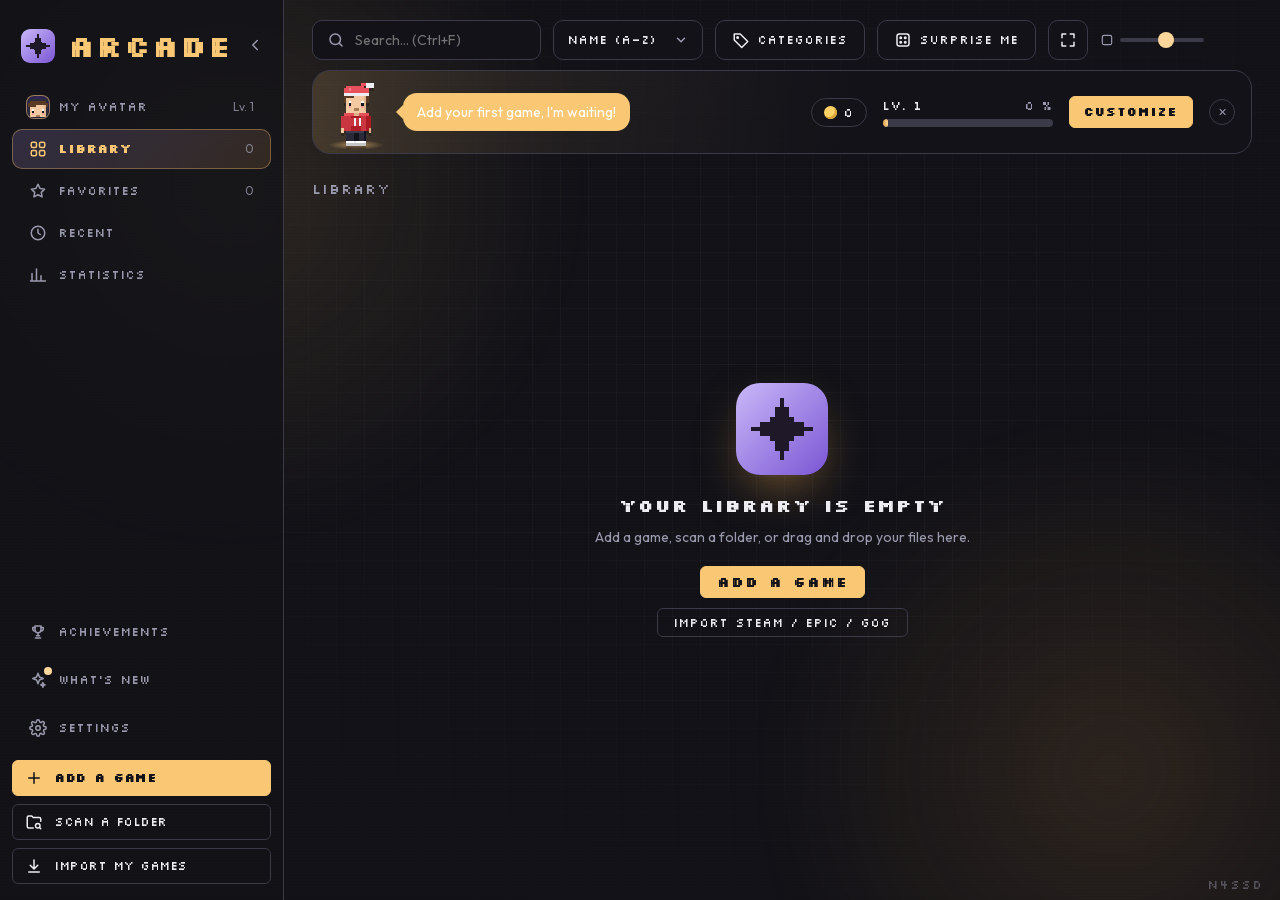
<file: ui/index.html>
<!DOCTYPE html>
<html lang="fr">
<head>
  <meta charset="UTF-8" />
  <meta http-equiv="Content-Security-Policy" content="default-src 'self'; img-src 'self' data: blob:; connect-src 'self' ipc: http://ipc.localhost; style-src 'self' 'unsafe-inline'; script-src 'self'" />
  <meta name="viewport" content="width=device-width, initial-scale=1" />
  <title>&#x2800;</title>
  <meta name="theme-color" content="#121218" />
  <link rel="preload" href="fonts/silkscreen-700.woff2" as="font" type="font/woff2" crossorigin />
  <link rel="preload" href="fonts/silkscreen-400.woff2" as="font" type="font/woff2" crossorigin />
  <link rel="preload" href="fonts/outfit-400.woff2" as="font" type="font/woff2" crossorigin />
  <link rel="preload" href="fonts/outfit-600.woff2" as="font" type="font/woff2" crossorigin />
  <link rel="icon" type="image/png" sizes="38x38" href="icon-38.png" />
  <link rel="icon" type="image/png" sizes="76x76" href="icon-76.png" />
  <link rel="icon" type="image/png" sizes="152x152" href="icon-152.png" />
  <link rel="icon" type="image/png" sizes="304x304" href="icon-304.png" />
  <style>html,body{background:#121218}</style>
  <link rel="stylesheet" href="styles.css" />
</head>
<body class="preload booting">
  <svg width="0" height="0" style="position:absolute" aria-hidden="true" focusable="false"><defs><linearGradient id="arc-g" x1="0" y1="0" x2="1" y2="1"><stop offset="0" style="stop-color:var(--logo-a,#c9b8f8)"/><stop offset="1" style="stop-color:var(--logo-b,#7b56d4)"/></linearGradient><symbol id="arc-logo" viewBox="0 0 19 19"><rect width="19" height="19" rx="4.2" fill="url(#arc-g)" stroke="none"/><path fill="var(--logo-ink,#1e1828)" stroke="none" shape-rendering="crispEdges" d="M9 3h1v1h-1zM9 4h1v1h-1zM8 5h3v1h-3zM8 6h3v1h-3zM7 7h5v1h-5zM5 8h9v1h-9zM3 9h13v1h-13zM5 10h9v1h-9zM7 11h5v1h-5zM8 12h3v1h-3zM8 13h3v1h-3zM9 14h1v1h-1zM9 15h1v1h-1z"/></symbol></defs></svg>
  <div id="bgfx" aria-hidden="true"><i class="bg-glow g1"></i><i class="bg-glow g2"></i><i class="bg-grid"></i><i class="bg-scan"></i></div>
  <div id="sig" aria-hidden="true">N4ssD</div>
  <div class="splash" id="splash" aria-hidden="true">
    <div class="splash-glow"></div>
    <div class="splash-grid"></div>
    <span class="px" style="--x:158px;--y:226px;--s:6px;--d:0.32s"></span>
    <span class="px" style="--x:-213px;--y:-189px;--s:6px;--d:0.26s"></span>
    <span class="px" style="--x:227px;--y:-121px;--s:6px;--d:1.08s"></span>
    <span class="px" style="--x:-264px;--y:-117px;--s:6px;--d:1.12s"></span>
    <span class="px" style="--x:132px;--y:-71px;--s:6px;--d:0.66s"></span>
    <span class="px" style="--x:-258px;--y:-206px;--s:8px;--d:1.1s"></span>
    <span class="px" style="--x:-146px;--y:-155px;--s:6px;--d:1.08s"></span>
    <span class="px" style="--x:-264px;--y:-218px;--s:6px;--d:0.99s"></span>
    <span class="px" style="--x:318px;--y:179px;--s:10px;--d:0.78s"></span>
    <span class="px" style="--x:-323px;--y:-122px;--s:6px;--d:1.12s"></span>
    <span class="px" style="--x:207px;--y:133px;--s:6px;--d:0.39s"></span>
    <span class="px" style="--x:162px;--y:98px;--s:10px;--d:0.87s"></span>
    <span class="px" style="--x:-315px;--y:147px;--s:8px;--d:1.15s"></span>
    <span class="px" style="--x:137px;--y:-129px;--s:10px;--d:1.32s"></span>
    <div class="splash-center">
      <div class="splash-logo-wrap">
        <div class="splash-logo"><svg viewBox="0 0 19 19"><use href="#arc-logo"/></svg></div>
      </div>
      <div class="splash-word"><span style="--i:0">A</span><span style="--i:1">R</span><span style="--i:2">C</span><span style="--i:3">A</span><span style="--i:4">D</span><span style="--i:5">E</span></div>
      <div class="splash-tag">Ta bibliothèque de jeux</div>
      <div class="splash-bar"><i style="--i:0"></i><i style="--i:1"></i><i style="--i:2"></i><i style="--i:3"></i><i style="--i:4"></i><i style="--i:5"></i><i style="--i:6"></i><i style="--i:7"></i><i style="--i:8"></i><i style="--i:9"></i><i style="--i:10"></i><i style="--i:11"></i></div>
      <div class="splash-status" id="splash-status">Chargement…</div>
    </div>
    <div class="splash-hint">Appuie sur une touche pour passer</div>
  </div>
  <div class="titlebar"><span class="titlebar-title">Arcade</span></div>

  <div class="app">
    <div id="ambient" aria-hidden="true"><i></i><i></i></div>
    <div id="ambient-cap" aria-hidden="true"></div>
    <aside class="sidebar">
      <div class="brand">
        <button class="brand-btn" id="btn-brand" data-snd="none" title="Agrandir le menu" aria-label="Agrandir le menu">
          <svg viewBox="0 0 19 19" class="brand-logo" aria-hidden="true"><use href="#arc-logo"/></svg>
        </button>
        <span class="brand-name">ARCADE</span>
        <button class="side-toggle" id="btn-collapse" data-snd="none" title="Réduire le menu (Ctrl+B)" aria-label="Réduire le menu">
          <svg viewBox="0 0 24 24"><path d="M15 6l-6 6 6 6"/></svg>
        </button>
      </div>

      <nav class="nav" id="nav">
        <button class="nav-item av-nav" id="btn-avatar" data-snd="nav" title="Mon avatar" hidden>
          <i class="av-ic"></i>
          <span>Mon avatar</span><em id="av-lv"></em>
        </button>
        <button class="nav-item active" data-view="all" title="Bibliothèque">
          <svg viewBox="0 0 24 24"><rect x="3" y="3" width="7" height="7" rx="2"/><rect x="14" y="3" width="7" height="7" rx="2"/><rect x="3" y="14" width="7" height="7" rx="2"/><rect x="14" y="14" width="7" height="7" rx="2"/></svg>
          <span>Bibliothèque</span><em id="count-all">0</em>
        </button>
        <button class="nav-item" data-view="fav" title="Favoris">
          <svg viewBox="0 0 24 24"><path d="M12 3l2.7 5.6 6.1.9-4.4 4.3 1 6.1L12 17l-5.4 2.9 1-6.1L3.2 9.5l6.1-.9z"/></svg>
          <span>Favoris</span><em id="count-fav">0</em>
        </button>
        <button class="nav-item" data-view="recent" title="Récents">
          <svg viewBox="0 0 24 24"><circle cx="12" cy="12" r="9"/><path d="M12 7v5l3 2"/></svg>
          <span>Récents</span>
        </button>
        <button class="nav-item" data-view="stats" title="Statistiques">
          <svg viewBox="0 0 24 24"><path d="M4 20V10M10 20V4M16 20v-7M22 20H2"/></svg>
          <span>Statistiques</span>
        </button>
      </nav>

      <div class="side-title" id="cat-title" hidden>Catégories</div>
      <nav class="nav cats" id="cats"></nav>

      <div class="side-bottom">
        <button class="nav-item" id="btn-ach" data-snd="nav" title="Succès">
          <svg viewBox="0 0 24 24"><path d="M8 4h8v5a4 4 0 0 1-8 0z"/><path d="M8 6H5v1.5A3 3 0 0 0 8 10.5M16 6h3v1.5A3 3 0 0 1 16 10.5M12 13v4M8.5 20h7M10 17h4"/></svg>
          <span>Succès</span><em class="ach-count" id="ach-count"></em>
        </button>
        <button class="nav-item" id="btn-news" data-snd="nav" title="Nouveautés">
          <svg viewBox="0 0 24 24"><path d="M12 3l1.9 5.1L19 10l-5.1 1.9L12 17l-1.9-5.1L5 10l5.1-1.9z"/><path d="M18.5 15.5l.8 2.2 2.2.8-2.2.8-.8 2.2-.8-2.2-2.2-.8 2.2-.8z"/></svg>
          <span>Nouveautés</span><i class="news-dot" id="news-dot" hidden></i>
        </button>
        <button class="nav-item" id="btn-settings" data-view="settings" data-snd="nav" title="Paramètres">
          <svg viewBox="0 0 24 24"><circle cx="12" cy="12" r="3"/><path d="M19.4 15a1.7 1.7 0 0 0 .3 1.8l.1.1a2 2 0 1 1-2.8 2.8l-.1-.1a1.7 1.7 0 0 0-1.8-.3 1.7 1.7 0 0 0-1 1.5V21a2 2 0 1 1-4 0v-.1a1.7 1.7 0 0 0-1.1-1.5 1.7 1.7 0 0 0-1.8.3l-.1.1a2 2 0 1 1-2.8-2.8l.1-.1a1.7 1.7 0 0 0 .3-1.8 1.7 1.7 0 0 0-1.5-1H3a2 2 0 1 1 0-4h.1a1.7 1.7 0 0 0 1.5-1.1 1.7 1.7 0 0 0-.3-1.8l-.1-.1a2 2 0 1 1 2.8-2.8l.1.1a1.7 1.7 0 0 0 1.8.3H9a1.7 1.7 0 0 0 1-1.5V3a2 2 0 1 1 4 0v.1a1.7 1.7 0 0 0 1 1.5 1.7 1.7 0 0 0 1.8-.3l.1-.1a2 2 0 1 1 2.8 2.8l-.1.1a1.7 1.7 0 0 0-.3 1.8V9a1.7 1.7 0 0 0 1.5 1H21a2 2 0 1 1 0 4h-.1a1.7 1.7 0 0 0-1.5 1z"/></svg>
          <span>Paramètres</span>
        </button>
        <button class="btn primary block" id="btn-add" title="Ajouter un jeu (Ctrl+N)">
          <svg viewBox="0 0 24 24"><path d="M12 5v14M5 12h14"/></svg><span>Ajouter un jeu</span>
        </button>
        <button class="btn ghost block" id="btn-scan" title="Scanner un dossier">
          <svg viewBox="0 0 24 24"><path d="M11 20H5a2 2 0 0 1-2-2V6a2 2 0 0 1 2-2h4l2 2h8a2 2 0 0 1 2 2v3"/><circle cx="17" cy="17" r="3"/><path d="M21 21l-1.6-1.6"/></svg><span>Scanner un dossier</span>
        </button>
        <button class="btn ghost block" id="btn-import" title="Importer les jeux installés depuis Steam, Epic Games et GOG">
          <svg viewBox="0 0 24 24"><path d="M12 4v11M7 11l5 5 5-5M5 20h14"/></svg><span>Importer mes jeux</span>
        </button>
        <div class="perf-chip" id="perf-chip" hidden><i class="pc-dot"></i><span id="perf-chip-t"></span></div>
      </div>
    </aside>

    <main class="main">
      <header class="toolbar">
        <div class="search">
          <svg viewBox="0 0 24 24"><circle cx="11" cy="11" r="7"/><path d="M20 20l-3.5-3.5"/></svg>
          <input id="search" type="search" placeholder="Rechercher… (Ctrl+F)" autocomplete="off" />
        </div>
        <select id="sort" title="Trier par">
          <option value="name">Nom (A–Z)</option>
          <option value="recent">Dernier lancé</option>
          <option value="playtime">Temps de jeu</option>
          <option value="added">Ajouté récemment</option>
        </select>
        <button class="btn ghost" id="btn-cats" title="Créer et gérer les catégories (Jeux, Logiciels…)">
          <svg viewBox="0 0 24 24"><path d="M3 12V4h8l10 10-8 8z"/><circle cx="7.5" cy="8.5" r="1"/></svg><span>Catégories</span>
        </button>
        <button class="btn ghost" id="btn-lucky" title="Laisse le hasard choisir ton prochain jeu">
          <svg viewBox="0 0 24 24"><rect x="4" y="4" width="16" height="16" rx="3"/><circle cx="9" cy="9" r="1"/><circle cx="15" cy="9" r="1"/><circle cx="9" cy="15" r="1"/><circle cx="15" cy="15" r="1"/></svg><span>Surprends-moi</span>
        </button>
        <button class="btn ghost icon-only" id="btn-full" title="Plein écran (F11)" data-snd="none">
          <svg viewBox="0 0 24 24"><path d="M4 9V4h5M20 9V4h-5M4 15v5h5M20 15v5h-5"/></svg>
        </button>
        <label class="size" title="Taille des vignettes">
          <svg viewBox="0 0 24 24"><rect x="4" y="4" width="16" height="16" rx="3"/></svg>
          <input id="size" type="range" min="140" max="320" step="20" />
          <span id="size-val" class="size-val"></span>
        </label>
      </header>

      <aside class="av-strip" id="av-panel" hidden></aside>

      <div class="chips" id="chips" hidden></div>

      <h1 class="view-title" id="view-title">Bibliothèque</h1>
      <section class="grid" id="grid"></section>

      <section class="settings" id="settings" hidden></section>
      <section class="stats" id="stats" hidden></section>

      <div class="empty" id="empty" hidden>
        <svg viewBox="0 0 19 19" class="empty-logo" aria-hidden="true"><use href="#arc-logo"/></svg>
        <h2 id="empty-title">Ta bibliothèque est vide</h2>
        <p id="empty-text">Ajoute un jeu, scanne un dossier, ou glisse-dépose tes fichiers ici.</p>
        <button class="btn primary" id="btn-add-empty">Ajouter un jeu</button>
        <button class="btn" id="btn-import-empty">Importer Steam / Epic / GOG</button>
      </div>
    </main>
  </div>

  <div class="dropzone" id="dropzone"><div>Dépose tes raccourcis (.lnk, .url) ici</div></div>
  <div class="toasts" id="toasts"></div>
  <div class="ctx" id="ctx" hidden></div>
  <div class="modal-root" id="modal-root" hidden></div>

  <script src="i18n.js"></script>
  <script src="sounds.js"></script>
  <script src="music.js"></script>
  <script src="bridge.js"></script>
  <script src="avatar.js"></script>
  <script src="app-core.js"></script>
  <script src="app-library.js"></script>
  <script src="app-views.js"></script>
  <script src="app-achievements.js"></script>
  <script src="app-avatar.js"></script>
  <script src="app-news.js"></script>
  <script src="app-categories.js"></script>
  <script src="app-import.js"></script>
  <script src="app-settings.js"></script>
  <script src="app-xmas.js"></script>
  <script src="app-main.js"></script>
</body>
</html>
</file>
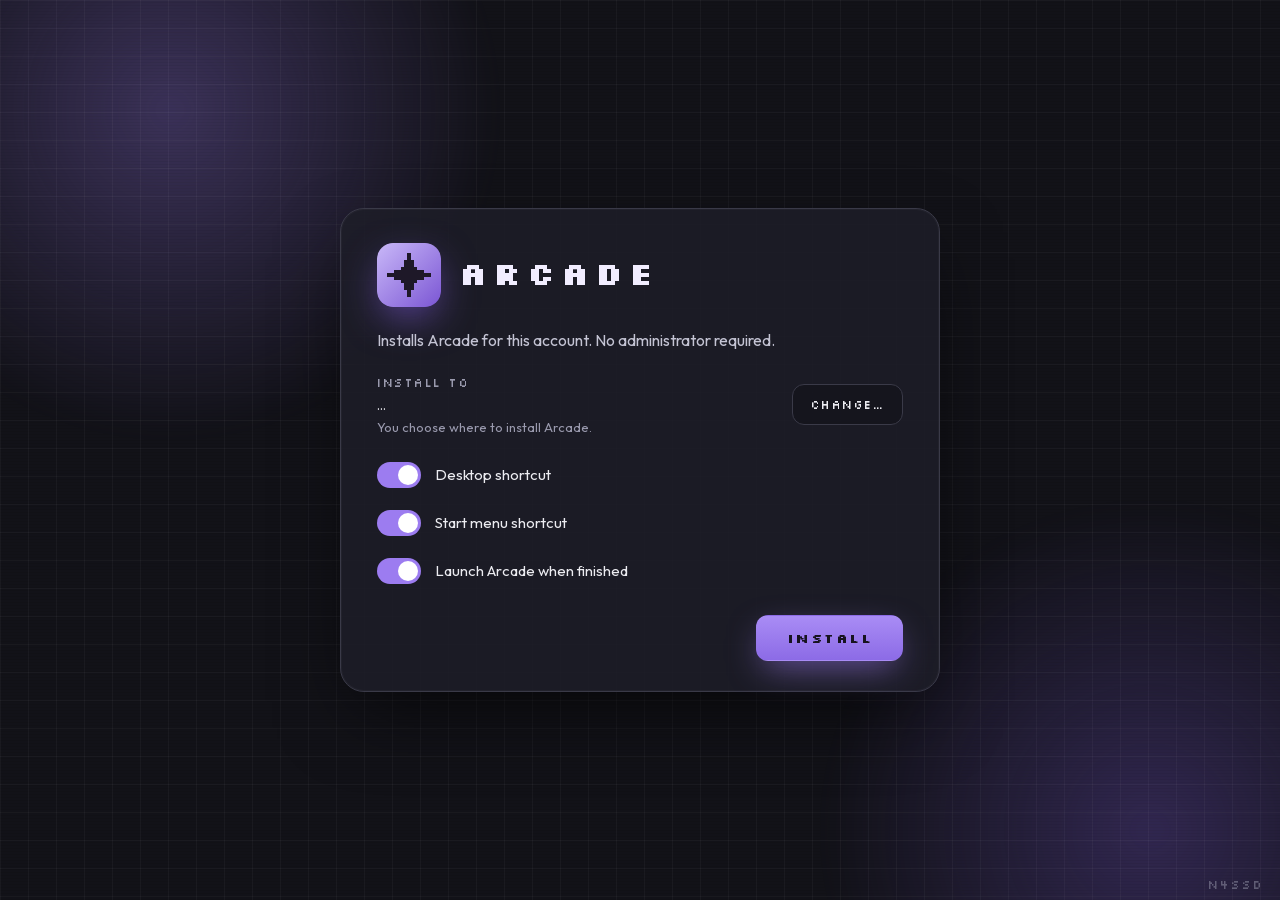
<file: ui/setup.html>
<!doctype html>
<html lang="fr">
<head>
<style>html,body{background:#121218}</style>
<meta charset="utf-8">
<meta name="viewport" content="width=device-width, initial-scale=1">
<title>Installation d'Arcade</title>
<style>
@font-face { font-family: "Silkscreen"; font-weight: 400; src: url("fonts/silkscreen-400.woff2") format("woff2"); font-display: block; }
@font-face { font-family: "Silkscreen"; font-weight: 700; src: url("fonts/silkscreen-700.woff2") format("woff2"); font-display: block; }
@font-face { font-family: "Outfit"; font-weight: 400; src: url("fonts/outfit-400.woff2") format("woff2"); font-display: block; }
@font-face { font-family: "Outfit"; font-weight: 600; src: url("fonts/outfit-600.woff2") format("woff2"); font-display: block; }
:root { --bg:#121218; --card:#1E1E28; --text:#ECECF1; --muted:#9A9AAE; --line:#3A3A48; --accent:#9C7CF0; --accent-2:#BBA3FF; --accent-3:#7A59D3; --ok:#5DD39E; --ease:cubic-bezier(.2,.8,.2,1); }
* { box-sizing: border-box; }
html, body { height: 100%; margin: 0; }
body { background: var(--bg); color: var(--text); font-family: "Outfit", system-ui, sans-serif; font-size: 15px; overflow: hidden; display: grid; place-items: center; user-select: none; cursor: default; }
.px-font { font-family: "Silkscreen", monospace; text-transform: uppercase; letter-spacing: 1.5px; }
/* fond */
.bg { position: fixed; inset: 0; overflow: hidden; pointer-events: none; }
.glow { position: absolute; width: 700px; height: 700px; border-radius: 50%; filter: blur(10px); }
.glow.a { left: -180px; top: -240px; background: radial-gradient(circle, rgba(156,124,240,.30), transparent 66%); animation: d1 24s ease-in-out infinite alternate; }
.glow.b { right: -220px; bottom: -280px; background: radial-gradient(circle, rgba(122,89,211,.30), transparent 66%); animation: d2 30s ease-in-out infinite alternate; }
@keyframes d1 { to { transform: translate(160px, 110px) scale(1.1); } }
@keyframes d2 { to { transform: translate(-180px, -100px) scale(1.1); } }
.grid { position: absolute; inset: 0; background-image: linear-gradient(rgba(255,255,255,.035) 1px, transparent 1px), linear-gradient(90deg, rgba(255,255,255,.035) 1px, transparent 1px); background-size: 28px 28px; animation: g 40s linear infinite; }
@keyframes g { to { background-position: 28px 56px; } }
.scan { position: absolute; inset: 0; background: repeating-linear-gradient(0deg, rgba(0,0,0,.14) 0 1px, transparent 1px 3px); opacity: .35; mix-blend-mode: multiply; }
.p { position: absolute; background: #C9B8F8; opacity: 0; animation: blink 1.3s steps(2, end) var(--d) infinite; }
@keyframes blink { 0% { opacity: 0; } 50% { opacity: .9; } 100% { opacity: 0; } }
/* carte */
.card { position: relative; width: min(600px, calc(100vw - 48px)); padding: 34px 36px 30px; border-radius: 24px; background: rgba(30,30,40,.86); border: 1px solid var(--line); box-shadow: 0 30px 80px -20px rgba(0,0,0,.7), 0 0 0 1px rgba(255,255,255,.03) inset;  animation: cin .25s var(--ease) both; }
@keyframes cin { from { opacity: 0; transform: translateY(16px) scale(.985); } }
.head { display: flex; align-items: center; gap: 18px; }
.logo { width: 64px; height: 64px; border-radius: 16px; flex: none; box-shadow: 0 14px 40px -8px rgba(122,89,211,.8); }
h1 { margin: 0; font-family: "Silkscreen", monospace; font-weight: 700; font-size: 32px; letter-spacing: 6px; line-height: 1.1; color: #F1EDFF; text-transform: uppercase; }
.ver { font-family: "Silkscreen", monospace; font-size: 12px; letter-spacing: 1.5px; color: var(--muted); margin-top: 6px; text-transform: uppercase; }
.lead { margin: 22px 0 22px; color: #C4C4D4; font-size: 16px; line-height: 1.45; }
.label { font-family: "Silkscreen", monospace; font-size: 12px; letter-spacing: 1.5px; color: var(--muted); text-transform: uppercase; }
.where { display: flex; align-items: center; gap: 14px; margin-bottom: 18px; }
.where .t { flex: 1; min-width: 0; }
.path { margin-top: 6px; font-size: 14px; color: var(--text); overflow-wrap: anywhere; user-select: text; line-height: 1.35; }
.hint { margin-top: 4px; font-size: 13px; color: var(--muted); }
.btn { font-family: "Silkscreen", monospace; text-transform: uppercase; letter-spacing: 1.5px; font-size: 12px; font-weight: 400; color: var(--text); background: rgba(18,18,24,.6); border: 1px solid var(--line); border-radius: 12px; padding: 12px 18px; cursor: pointer; transition: transform .12s var(--ease), background .15s, border-color .15s; white-space: nowrap; }
.btn:hover { background: rgba(156,124,240,.16); border-color: rgba(156,124,240,.6); }
.btn:active { transform: scale(.95); }
.btn.primary { background: linear-gradient(180deg, #A98CF5, #8C6BE6); border-color: transparent; color: #17131f; font-weight: 700; padding: 14px 30px; font-size: 13px; box-shadow: 0 12px 34px -8px rgba(156,124,240,.65); }
.btn.primary:hover { filter: brightness(1.08); }
.btn[disabled] { opacity: .5; pointer-events: none; }
.opts { display: flex; flex-direction: column; gap: 4px; margin-bottom: 22px; }
.opt { display: flex; align-items: center; gap: 14px; padding: 9px 0; cursor: pointer; }
.opt span { font-size: 15px; }
.sw { position: relative; width: 44px; height: 26px; flex: none; }
.sw input { position: absolute; inset: 0; opacity: 0; margin: 0; cursor: pointer; z-index: 1; }
.sw i { position: absolute; inset: 0; border-radius: 99px; background: #3A3A48; transition: background .2s; }
.sw i::after { content: ""; position: absolute; left: 3px; top: 3px; width: 20px; height: 20px; border-radius: 50%; background: #fff; transition: transform .22s var(--ease); }
.sw input:checked + i { background: var(--accent); }
.sw input:checked + i::after { transform: translateX(18px); }
.sw input:focus-visible + i { outline: 2px solid var(--accent-2); outline-offset: 2px; }
.foot { display: flex; justify-content: flex-end; align-items: center; gap: 12px; }
[hidden] { display: none !important; }
.view { display: none; }
.view.on { display: block; animation: cin .2s var(--ease) both; }
/* progression */
.bar { height: 10px; border-radius: 4px; background: rgba(255,255,255,.08); overflow: hidden; margin: 26px 0 14px; }
.bar i { display: block; height: 100%; width: 0; background: linear-gradient(90deg, #BBA3FF, #7A59D3); box-shadow: 0 0 16px rgba(156,124,240,.9); transition: width .45s steps(12, end); }
.status { color: var(--muted); font-size: 14px; min-height: 20px; }
.done { text-align: center; padding: 6px 0 2px; }
.done .ok { width: 72px; height: 72px; border-radius: 20px; margin: 4px auto 16px; display: grid; place-items: center; background: rgba(93,211,158,.14); border: 1px solid rgba(93,211,158,.5); color: var(--ok); animation: pop .5s cubic-bezier(.34,1.56,.64,1) both; }
.done .ok svg { width: 36px; height: 36px; fill: none; stroke: currentColor; stroke-width: 2.4; stroke-linecap: round; stroke-linejoin: round; }
@keyframes pop { from { opacity: 0; transform: scale(.3); } }
.done h2 { font-family: "Silkscreen", monospace; font-weight: 700; font-size: 20px; letter-spacing: 3px; margin: 0 0 8px; text-transform: uppercase; }
.done p { margin: 0 0 22px; color: #C4C4D4; }
.err { color: #FF7A8A; margin: 0 0 18px; font-size: 14px; }
#sig { position: fixed; right: 16px; bottom: 8px; font-family: "Silkscreen", monospace; font-size: 12px; letter-spacing: 2px; color: var(--muted); opacity: .5; pointer-events: none; }
@media (prefers-reduced-motion: reduce) { * { animation: none !important; transition: none !important; } .p { opacity: .3; } }
</style>
</head>
<body>
<svg width="0" height="0" style="position:absolute" aria-hidden="true"><defs><linearGradient id="g" x1="0" y1="0" x2="1" y2="1"><stop offset="0" stop-color="#C9B8F8"/><stop offset="1" stop-color="#7B56D4"/></linearGradient><symbol id="logo" viewBox="0 0 19 19"><rect width="19" height="19" rx="4.2" fill="url(#g)"/><path fill="#1E1828" shape-rendering="crispEdges" d="M9 3h1v1h-1zM9 4h1v1h-1zM8 5h3v1h-3zM8 6h3v1h-3zM7 7h5v1h-5zM5 8h9v1h-9zM3 9h13v1h-13zM5 10h9v1h-9zM7 11h5v1h-5zM8 12h3v1h-3zM8 13h3v1h-3zM9 14h1v1h-1zM9 15h1v1h-1z"/></symbol></defs></svg>
<div class="bg" id="bg"><i class="glow a"></i><i class="glow b"></i><i class="grid"></i><i class="scan"></i></div>

<main class="card">
  <div class="head">
    <svg class="logo" viewBox="0 0 19 19"><use href="#logo"/></svg>
    <div><h1>Arcade</h1><div class="ver" id="ver"></div></div>
  </div>

  <section class="view on" id="v-ask">
    <p class="lead" id="lead">Installe Arcade pour ce compte. Aucun administrateur requis.</p>
    <div class="where">
      <div class="t"><div class="label" id="where-l">Installer dans</div><div class="path" id="path">…</div><div class="hint" id="hint">C'est toi qui choisis où installer Arcade.</div></div>
      <button class="btn" id="b-browse" type="button">Modifier…</button>
    </div>
    <div class="opts">
      <label class="opt"><span class="sw"><input type="checkbox" id="o-desk" checked><i></i></span><span>Raccourci sur le Bureau</span></label>
      <label class="opt"><span class="sw"><input type="checkbox" id="o-start" checked><i></i></span><span>Raccourci dans le menu Démarrer</span></label>
      <label class="opt"><span class="sw"><input type="checkbox" id="o-run" checked><i></i></span><span>Lancer Arcade à la fin</span></label>
    </div>
    <div class="foot"><button class="btn primary" id="b-go" type="button">Installer</button></div>
  </section>

  <section class="view" id="v-prog">
    <p class="lead" id="prog-t">Installation en cours…</p>
    <div class="bar"><i id="bar"></i></div>
    <div class="status" id="status">Préparation…</div>
    <p class="err" id="err" hidden></p>
    <div class="foot" id="err-foot" hidden><button class="btn" id="b-back" type="button">Retour</button><button class="btn primary" id="b-retry" type="button">Réessayer</button></div>
  </section>

  <section class="view" id="v-done">
    <div class="done">
      <div class="ok"><svg viewBox="0 0 24 24"><path d="M5 12.5l4.5 4.5L19 7.5"/></svg></div>
      <h2 id="done-t">Arcade est installé</h2>
      <p id="done-p">Tout est prêt. Bon jeu !</p>
      <button class="btn primary" id="b-end" type="button">Lancer Arcade</button>
    </div>
  </section>
</main>
<div id="sig">N4ssD</div>

<script src="i18n.js"></script>
<script>
(function () {
  const $ = (id) => document.getElementById(id);
  const api = (p, body) => window.__TAURI__.core.invoke('setup', { name: p, body: body || {} });
  const show = (id) => document.querySelectorAll('.view').forEach((v) => v.classList.toggle('on', v.id === id));
  let info = {}, working = false;

  // petits pixels qui scintillent (comme dans Arcade)
  const bg = $('bg');
  for (let i = 0; i < 30; i++) {
    const p = document.createElement('i'); p.className = 'p';
    const s = [6, 6, 6, 8, 10][Math.floor(Math.random() * 5)];
    p.style.cssText = `left:${(Math.random() * 98).toFixed(1)}%;top:${(Math.random() * 96).toFixed(1)}%;width:${s}px;height:${s}px;--d:${(Math.random() * 2.6).toFixed(2)}s`;
    bg.appendChild(p);
  }


  api('info').then((i) => {
    info = i;
    if (i.auto) { const r = $('o-run'); if (r) r.checked = true; setTimeout(() => { if (!working) run(); }, 350); }
    $('ver').textContent = 'Version ' + i.version;
    $('path').textContent = i.dir;
    if (i.mode === 'update') {
      $('lead').textContent = 'Une nouvelle version d\'Arcade est prête' + (i.oldVersion ? ' (' + i.oldVersion + ' → ' + i.version + ')' : '') + '. Ta bibliothèque et tes réglages sont conservés.';
      $('where-l').textContent = 'Installé dans';
      $('b-browse').hidden = true; $('hint').hidden = true;
      $('b-go').textContent = 'Mettre à jour';
      $('prog-t').textContent = 'Mise à jour en cours…';
      $('done-t').textContent = 'Arcade est à jour';
    }
  });

  $('b-browse').onclick = async () => {
    const r = await api('browse'); if (r.dir) $('path').textContent = r.dir;
  };

  const steps = ['Copie des fichiers…', 'Création des raccourcis…', 'Finalisation…'];
  async function run() {
    if (working) return; working = true;
    show('v-prog'); $('err').hidden = true; $('err-foot').hidden = true;
    const bar = $('bar'); bar.style.width = '6%'; $('status').textContent = steps[0];
    let k = 0; const t = setInterval(() => { k = Math.min(k + 1, steps.length - 1); $('status').textContent = steps[k]; bar.style.width = (6 + (k + 1) * 28) + '%'; }, 150);
    const t0 = Date.now();
    let r;
    try { r = await api('install', { desktop: $('o-desk').checked, start: $('o-start').checked }); } catch (e) { r = { ok: false, error: 'L\'installeur ne répond plus.' }; }
    const wait = Math.max(0, 350 - (Date.now() - t0));
    await new Promise((res) => setTimeout(res, wait));
    clearInterval(t); working = false;
    if (!r.ok) { $('status').textContent = ''; $('err').textContent = r.error || 'Erreur inconnue.'; $('err').hidden = false; $('err-foot').hidden = false; bar.style.width = '0'; return; }
    bar.style.width = '100%';
    await new Promise((res) => setTimeout(res, 150));
    const run = $('o-run').checked;
    $('b-end').textContent = run ? 'Lancer Arcade' : 'Fermer';
    $('done-p').textContent = run ? 'Tout est prêt. Bon jeu !' : 'Tu peux le retrouver avec son raccourci.';
    show('v-done');
    if (info.auto || run) setTimeout(() => { const b = $('b-end'); if (b && !b.disabled) b.click(); }, info.auto ? 400 : 900);
  }
  $('b-go').onclick = run;
  $('b-retry').onclick = run;
  $('b-back').onclick = () => show('v-ask');
  $('b-end').onclick = async () => { $('b-end').disabled = true; try { await api('finish', { launch: $('o-run').checked }); } catch (e) {} };
  document.addEventListener('keydown', (e) => { if (e.key === 'Enter' && $('v-ask').classList.contains('on')) run(); });
})();
</script>
</body>
</html>
</file>
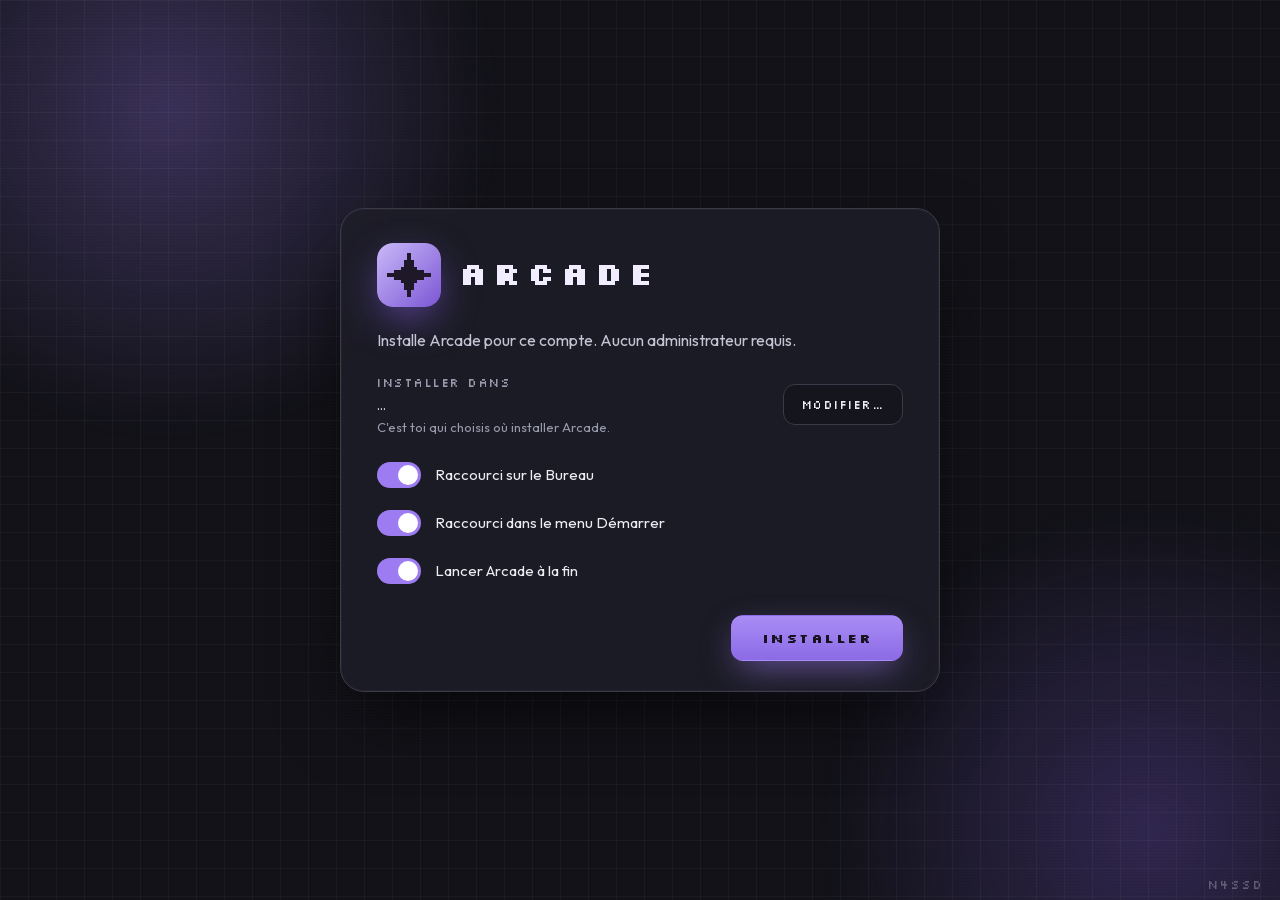
<file: app/ui/setup.html>
<!doctype html>
<html lang="fr">
<head>
<meta charset="utf-8">
<meta name="viewport" content="width=device-width, initial-scale=1">
<title>Installation d'Arcade</title>
<style>
@font-face { font-family: "Silkscreen"; font-weight: 400; src: url("fonts/silkscreen-400.woff2") format("woff2"); font-display: block; }
@font-face { font-family: "Silkscreen"; font-weight: 700; src: url("fonts/silkscreen-700.woff2") format("woff2"); font-display: block; }
@font-face { font-family: "Outfit"; font-weight: 400; src: url("fonts/outfit-400.woff2") format("woff2"); font-display: block; }
@font-face { font-family: "Outfit"; font-weight: 600; src: url("fonts/outfit-600.woff2") format("woff2"); font-display: block; }
:root { --bg:#121218; --card:#1E1E28; --text:#ECECF1; --muted:#9A9AAE; --line:#3A3A48; --accent:#9C7CF0; --accent-2:#BBA3FF; --accent-3:#7A59D3; --ok:#5DD39E; --ease:cubic-bezier(.2,.8,.2,1); }
* { box-sizing: border-box; }
html, body { height: 100%; margin: 0; }
body { background: var(--bg); color: var(--text); font-family: "Outfit", system-ui, sans-serif; font-size: 15px; overflow: hidden; display: grid; place-items: center; user-select: none; cursor: default; }
.px-font { font-family: "Silkscreen", monospace; text-transform: uppercase; letter-spacing: 1.5px; }
/* fond */
.bg { position: fixed; inset: 0; overflow: hidden; pointer-events: none; }
.glow { position: absolute; width: 700px; height: 700px; border-radius: 50%; filter: blur(10px); }
.glow.a { left: -180px; top: -240px; background: radial-gradient(circle, rgba(156,124,240,.30), transparent 66%); animation: d1 24s ease-in-out infinite alternate; }
.glow.b { right: -220px; bottom: -280px; background: radial-gradient(circle, rgba(122,89,211,.30), transparent 66%); animation: d2 30s ease-in-out infinite alternate; }
@keyframes d1 { to { transform: translate(160px, 110px) scale(1.1); } }
@keyframes d2 { to { transform: translate(-180px, -100px) scale(1.1); } }
.grid { position: absolute; inset: 0; background-image: linear-gradient(rgba(255,255,255,.035) 1px, transparent 1px), linear-gradient(90deg, rgba(255,255,255,.035) 1px, transparent 1px); background-size: 28px 28px; animation: g 40s linear infinite; }
@keyframes g { to { background-position: 28px 56px; } }
.scan { position: absolute; inset: 0; background: repeating-linear-gradient(0deg, rgba(0,0,0,.14) 0 1px, transparent 1px 3px); opacity: .35; mix-blend-mode: multiply; }
.p { position: absolute; background: #C9B8F8; opacity: 0; animation: blink 1.3s steps(2, end) var(--d) infinite; }
@keyframes blink { 0% { opacity: 0; } 50% { opacity: .9; } 100% { opacity: 0; } }
/* carte */
.card { position: relative; width: min(600px, calc(100vw - 48px)); padding: 34px 36px 30px; border-radius: 24px; background: rgba(30,30,40,.86); border: 1px solid var(--line); box-shadow: 0 30px 80px -20px rgba(0,0,0,.7), 0 0 0 1px rgba(255,255,255,.03) inset; backdrop-filter: blur(14px); animation: cin .6s var(--ease) both; }
@keyframes cin { from { opacity: 0; transform: translateY(16px) scale(.985); } }
.head { display: flex; align-items: center; gap: 18px; }
.logo { width: 64px; height: 64px; border-radius: 16px; flex: none; box-shadow: 0 14px 40px -8px rgba(122,89,211,.8); }
h1 { margin: 0; font-family: "Silkscreen", monospace; font-weight: 700; font-size: 32px; letter-spacing: 6px; line-height: 1.1; color: #F1EDFF; text-transform: uppercase; }
.ver { font-family: "Silkscreen", monospace; font-size: 12px; letter-spacing: 1.5px; color: var(--muted); margin-top: 6px; text-transform: uppercase; }
.lead { margin: 22px 0 22px; color: #C4C4D4; font-size: 16px; line-height: 1.45; }
.label { font-family: "Silkscreen", monospace; font-size: 12px; letter-spacing: 1.5px; color: var(--muted); text-transform: uppercase; }
.where { display: flex; align-items: center; gap: 14px; margin-bottom: 18px; }
.where .t { flex: 1; min-width: 0; }
.path { margin-top: 6px; font-size: 14px; color: var(--text); overflow-wrap: anywhere; user-select: text; line-height: 1.35; }
.hint { margin-top: 4px; font-size: 13px; color: var(--muted); }
.btn { font-family: "Silkscreen", monospace; text-transform: uppercase; letter-spacing: 1.5px; font-size: 12px; font-weight: 400; color: var(--text); background: rgba(18,18,24,.6); border: 1px solid var(--line); border-radius: 12px; padding: 12px 18px; cursor: pointer; transition: transform .12s var(--ease), background .15s, border-color .15s; white-space: nowrap; }
.btn:hover { background: rgba(156,124,240,.16); border-color: rgba(156,124,240,.6); }
.btn:active { transform: scale(.95); }
.btn.primary { background: linear-gradient(180deg, #A98CF5, #8C6BE6); border-color: transparent; color: #17131f; font-weight: 700; padding: 14px 30px; font-size: 13px; box-shadow: 0 12px 34px -8px rgba(156,124,240,.65); }
.btn.primary:hover { filter: brightness(1.08); }
.btn[disabled] { opacity: .5; pointer-events: none; }
.opts { display: flex; flex-direction: column; gap: 4px; margin-bottom: 22px; }
.opt { display: flex; align-items: center; gap: 14px; padding: 9px 0; cursor: pointer; }
.opt span { font-size: 15px; }
.sw { position: relative; width: 44px; height: 26px; flex: none; }
.sw input { position: absolute; inset: 0; opacity: 0; margin: 0; cursor: pointer; z-index: 1; }
.sw i { position: absolute; inset: 0; border-radius: 99px; background: #3A3A48; transition: background .2s; }
.sw i::after { content: ""; position: absolute; left: 3px; top: 3px; width: 20px; height: 20px; border-radius: 50%; background: #fff; transition: transform .22s var(--ease); }
.sw input:checked + i { background: var(--accent); }
.sw input:checked + i::after { transform: translateX(18px); }
.sw input:focus-visible + i { outline: 2px solid var(--accent-2); outline-offset: 2px; }
.foot { display: flex; justify-content: flex-end; align-items: center; gap: 12px; }
[hidden] { display: none !important; }
.view { display: none; }
.view.on { display: block; animation: cin .45s var(--ease) both; }
/* progression */
.bar { height: 10px; border-radius: 4px; background: rgba(255,255,255,.08); overflow: hidden; margin: 26px 0 14px; }
.bar i { display: block; height: 100%; width: 0; background: linear-gradient(90deg, #BBA3FF, #7A59D3); box-shadow: 0 0 16px rgba(156,124,240,.9); transition: width .45s steps(12, end); }
.status { color: var(--muted); font-size: 14px; min-height: 20px; }
.done { text-align: center; padding: 6px 0 2px; }
.done .ok { width: 72px; height: 72px; border-radius: 20px; margin: 4px auto 16px; display: grid; place-items: center; background: rgba(93,211,158,.14); border: 1px solid rgba(93,211,158,.5); color: var(--ok); animation: pop .5s cubic-bezier(.34,1.56,.64,1) both; }
.done .ok svg { width: 36px; height: 36px; fill: none; stroke: currentColor; stroke-width: 2.4; stroke-linecap: round; stroke-linejoin: round; }
@keyframes pop { from { opacity: 0; transform: scale(.3); } }
.done h2 { font-family: "Silkscreen", monospace; font-weight: 700; font-size: 20px; letter-spacing: 3px; margin: 0 0 8px; text-transform: uppercase; }
.done p { margin: 0 0 22px; color: #C4C4D4; }
.err { color: #FF7A8A; margin: 0 0 18px; font-size: 14px; }
#sig { position: fixed; right: 16px; bottom: 8px; font-family: "Silkscreen", monospace; font-size: 12px; letter-spacing: 2px; color: var(--muted); opacity: .5; pointer-events: none; }
@media (prefers-reduced-motion: reduce) { * { animation: none !important; transition: none !important; } .p { opacity: .3; } }
</style>
</head>
<body>
<svg width="0" height="0" style="position:absolute" aria-hidden="true"><defs><linearGradient id="g" x1="0" y1="0" x2="1" y2="1"><stop offset="0" stop-color="#C9B8F8"/><stop offset="1" stop-color="#7B56D4"/></linearGradient><symbol id="logo" viewBox="0 0 19 19"><rect width="19" height="19" rx="4.2" fill="url(#g)"/><path fill="#1E1828" shape-rendering="crispEdges" d="M9 3h1v1h-1zM9 4h1v1h-1zM8 5h3v1h-3zM8 6h3v1h-3zM7 7h5v1h-5zM5 8h9v1h-9zM3 9h13v1h-13zM5 10h9v1h-9zM7 11h5v1h-5zM8 12h3v1h-3zM8 13h3v1h-3zM9 14h1v1h-1zM9 15h1v1h-1z"/></symbol></defs></svg>
<div class="bg" id="bg"><i class="glow a"></i><i class="glow b"></i><i class="grid"></i><i class="scan"></i></div>

<main class="card">
  <div class="head">
    <svg class="logo" viewBox="0 0 19 19"><use href="#logo"/></svg>
    <div><h1>Arcade</h1><div class="ver" id="ver"></div></div>
  </div>

  <section class="view on" id="v-ask">
    <p class="lead" id="lead">Installe Arcade pour ce compte. Aucun administrateur requis.</p>
    <div class="where">
      <div class="t"><div class="label" id="where-l">Installer dans</div><div class="path" id="path">…</div><div class="hint" id="hint">C'est toi qui choisis où installer Arcade.</div></div>
      <button class="btn" id="b-browse" type="button">Modifier…</button>
    </div>
    <div class="opts">
      <label class="opt"><span class="sw"><input type="checkbox" id="o-desk" checked><i></i></span><span>Raccourci sur le Bureau</span></label>
      <label class="opt"><span class="sw"><input type="checkbox" id="o-start" checked><i></i></span><span>Raccourci dans le menu Démarrer</span></label>
      <label class="opt"><span class="sw"><input type="checkbox" id="o-run" checked><i></i></span><span>Lancer Arcade à la fin</span></label>
    </div>
    <div class="foot"><button class="btn primary" id="b-go" type="button">Installer</button></div>
  </section>

  <section class="view" id="v-prog">
    <p class="lead" id="prog-t">Installation en cours…</p>
    <div class="bar"><i id="bar"></i></div>
    <div class="status" id="status">Préparation…</div>
    <p class="err" id="err" hidden></p>
    <div class="foot" id="err-foot" hidden><button class="btn" id="b-back" type="button">Retour</button><button class="btn primary" id="b-retry" type="button">Réessayer</button></div>
  </section>

  <section class="view" id="v-done">
    <div class="done">
      <div class="ok"><svg viewBox="0 0 24 24"><path d="M5 12.5l4.5 4.5L19 7.5"/></svg></div>
      <h2 id="done-t">Arcade est installé</h2>
      <p id="done-p">Tout est prêt. Bon jeu !</p>
      <button class="btn primary" id="b-end" type="button">Lancer Arcade</button>
    </div>
  </section>
</main>
<div id="sig">N4ssD</div>

<script>
(function () {
  const $ = (id) => document.getElementById(id);
  const api = (p, body) => window.__TAURI__.core.invoke('setup', { name: p, body: body || {} });
  const show = (id) => document.querySelectorAll('.view').forEach((v) => v.classList.toggle('on', v.id === id));
  let info = {}, working = false;

  // petits pixels qui scintillent (comme dans Arcade)
  const bg = $('bg');
  for (let i = 0; i < 30; i++) {
    const p = document.createElement('i'); p.className = 'p';
    const s = [6, 6, 6, 8, 10][Math.floor(Math.random() * 5)];
    p.style.cssText = `left:${(Math.random() * 98).toFixed(1)}%;top:${(Math.random() * 96).toFixed(1)}%;width:${s}px;height:${s}px;--d:${(Math.random() * 2.6).toFixed(2)}s`;
    bg.appendChild(p);
  }


  api('info').then((i) => {
    info = i;
    $('ver').textContent = 'Version ' + i.version;
    $('path').textContent = i.dir;
    if (i.mode === 'update') {
      $('lead').textContent = 'Une nouvelle version d\'Arcade est prête' + (i.oldVersion ? ' (' + i.oldVersion + ' → ' + i.version + ')' : '') + '. Ta bibliothèque et tes réglages sont conservés.';
      $('where-l').textContent = 'Installé dans';
      $('b-browse').hidden = true; $('hint').hidden = true;
      $('b-go').textContent = 'Mettre à jour';
      $('prog-t').textContent = 'Mise à jour en cours…';
      $('done-t').textContent = 'Arcade est à jour';
    }
  });

  $('b-browse').onclick = async () => {
    const r = await api('browse'); if (r.dir) $('path').textContent = r.dir;
  };

  const steps = ['Copie des fichiers…', 'Création des raccourcis…', 'Finalisation…'];
  async function run() {
    if (working) return; working = true;
    show('v-prog'); $('err').hidden = true; $('err-foot').hidden = true;
    const bar = $('bar'); bar.style.width = '6%'; $('status').textContent = steps[0];
    let k = 0; const t = setInterval(() => { k = Math.min(k + 1, steps.length - 1); $('status').textContent = steps[k]; bar.style.width = (6 + (k + 1) * 28) + '%'; }, 650);
    const t0 = Date.now();
    let r;
    try { r = await api('install', { desktop: $('o-desk').checked, start: $('o-start').checked }); } catch (e) { r = { ok: false, error: 'L\'installeur ne répond plus.' }; }
    const wait = Math.max(0, 1900 - (Date.now() - t0));
    await new Promise((res) => setTimeout(res, wait));
    clearInterval(t); working = false;
    if (!r.ok) { $('status').textContent = ''; $('err').textContent = r.error || 'Erreur inconnue.'; $('err').hidden = false; $('err-foot').hidden = false; bar.style.width = '0'; return; }
    bar.style.width = '100%';
    await new Promise((res) => setTimeout(res, 450));
    const run = $('o-run').checked;
    $('b-end').textContent = run ? 'Lancer Arcade' : 'Fermer';
    $('done-p').textContent = run ? 'Tout est prêt. Bon jeu !' : 'Tu peux le retrouver avec son raccourci.';
    show('v-done');
  }
  $('b-go').onclick = run;
  $('b-retry').onclick = run;
  $('b-back').onclick = () => show('v-ask');
  $('b-end').onclick = async () => { $('b-end').disabled = true; try { await api('finish', { launch: $('o-run').checked }); } catch (e) {} };
  document.addEventListener('keydown', (e) => { if (e.key === 'Enter' && $('v-ask').classList.contains('on')) run(); });
})();
</script>
</body>
</html>
</file>
<file: ui/styles.css>
/* Polices embarquées (licence OFL) : l'application fonctionne hors ligne */
@font-face { font-family: "Silkscreen"; font-weight: 400; font-style: normal; font-display: block; src: url("fonts/silkscreen-400.woff2") format("woff2"); }
@font-face { font-family: "Silkscreen"; font-weight: 700; font-style: normal; font-display: block; src: url("fonts/silkscreen-700.woff2") format("woff2"); }
@font-face { font-family: "Outfit"; font-weight: 400; font-style: normal; font-display: block; src: url("fonts/outfit-400.woff2") format("woff2"); }
@font-face { font-family: "Outfit"; font-weight: 600; font-style: normal; font-display: block; src: url("fonts/outfit-600.woff2") format("woff2"); }

:root {
  --bg: #121218;
  --panel: #121218;
  --card: #1E1E28;
  --line: #3A3A48;
  --text: #ECECF1;
  --muted: #9A9AAE;
  --accent: #FAC775;
  --accent-2: #FFD79A;
  --accent-3: #E3A24A;
  --on-accent: #121218;
  --strong: #ffffff;
  --text-2: #D4D4DE;
  --hover: #1E1E28;
  --raise: #272733;
  --raise2: #30303E;
  --raise3: #3A3A48;
  --sunk: #0D0D12;
  --bg-rgb: 18, 18, 24;
  --card-rgb: 30, 30, 40;
  --font-px: "Silkscreen", monospace;
  --font-ui: "Outfit", "Segoe UI", sans-serif;
  --fg-rgb: 255, 255, 255;
  color-scheme: dark;
  --danger: #ff6b7a;
  --ok: #58d68d;
  --radius: 16px;
  --card-w: 200px;
}

* { box-sizing: border-box; margin: 0; padding: 0; }
html, body { height: 100%; }
body {
  background: var(--bg);
  color: var(--text);
  font-family: var(--font-ui);
  font-weight: 400;
  font-size: 14px;
  overflow: hidden;
  user-select: none;
}
button, input, select { font: inherit; color: inherit; }
button { cursor: pointer; border: 0; background: none; }
svg { width: 18px; height: 18px; fill: none; stroke: currentColor; stroke-width: 2; stroke-linecap: round; stroke-linejoin: round; flex: none; }

/* Barre de titre (les boutons Windows sont dessinés par le système) */
.titlebar { position: fixed; inset: 0 0 auto 0; height: 40px; -webkit-app-region: drag; z-index: 50; display: flex; align-items: center; padding-left: 16px; }
.titlebar-title { display: none; }

.app { display: flex; height: 100vh; padding-top: 40px; }

/* ---------- Sidebar ---------- */
.sidebar { width: 240px; flex: none; background: var(--panel); border-right: 1px solid var(--line); display: flex; flex-direction: column; padding: 8px 14px 16px; }
.brand { display: flex; align-items: center; gap: 12px; padding: 6px 8px 20px; }
.brand-logo { width: 36px; height: 36px; border-radius: 10px; }
.brand-name { font-size: 20px; font-weight: 700; letter-spacing: .4px; }

.nav { display: flex; flex-direction: column; gap: 2px; }
.nav-item { display: flex; align-items: center; gap: 12px; padding: 10px 12px; border-radius: 10px; color: var(--muted); text-align: left; transition: background .15s, color .15s; }
.nav-item span { flex: 1; overflow: hidden; text-overflow: ellipsis; white-space: nowrap; }
.nav-item em { font-style: normal; font-size: 12px; color: var(--muted); }
.nav-item:hover { background: var(--hover); color: var(--text); }
.nav-item.active { background: linear-gradient(135deg, rgba(187,163,255,.18), color-mix(in srgb, var(--accent-3) 14%, transparent)); color: var(--strong); box-shadow: inset 0 0 0 1px color-mix(in srgb, var(--accent) 35%, transparent); }
.nav-item.active svg { color: var(--accent-2); }
.side-title { margin: 22px 12px 8px; font-size: 11px; text-transform: uppercase; letter-spacing: 1.2px; color: var(--muted); }
.cats { overflow-y: auto; min-height: 0; }
.side-bottom { margin-top: auto; display: flex; flex-direction: column; gap: 8px; padding-top: 14px; }

/* ---------- Boutons ---------- */
.btn { display: inline-flex; align-items: center; justify-content: center; gap: 8px; padding: 10px 16px; border-radius: 10px; font-weight: 600; transition: transform .12s, filter .15s, background .15s; }
.btn.block { width: 100%; }
.btn:active { transform: scale(.98); }
.btn.primary { background: var(--accent); color: var(--on-accent); }
.btn.primary:hover { filter: brightness(1.08); }
.btn.ghost { background: var(--hover); color: var(--text); }
.btn.ghost:hover { background: var(--raise); }
.btn.danger { background: rgba(255,107,122,.12); color: var(--danger); }
.btn.danger:hover { background: rgba(255,107,122,.22); }
.btn:disabled { opacity: .5; cursor: default; }

/* ---------- Zone principale ---------- */
.main { flex: 1; min-width: 0; display: flex; flex-direction: column; padding: 0 28px; position: relative; overflow: hidden; }
.toolbar { display: flex; align-items: center; gap: 12px; padding: 6px 0 4px; }
.search { flex: 1; max-width: 460px; display: flex; align-items: center; gap: 10px; background: var(--panel); border: 1px solid var(--line); border-radius: 12px; padding: 0 14px; transition: border-color .15s, box-shadow .15s; }
.search:focus-within { border-color: var(--accent); box-shadow: 0 0 0 3px color-mix(in srgb, var(--accent) 18%, transparent); }
.search svg { color: var(--muted); }
.search input { flex: 1; background: none; border: 0; outline: 0; padding: 11px 0; user-select: text; }
select, input[type="text"], input[type="search"] { color-scheme: dark; }
select { background: var(--panel); border: 1px solid var(--line); border-radius: 12px; padding: 10px 12px; outline: 0; cursor: pointer; }
select:focus { border-color: var(--accent); }
.size { display: flex; align-items: center; gap: 8px; color: var(--muted); margin-left: auto; }
.size svg { width: 14px; height: 14px; }
input[type="range"] { -webkit-appearance: none; appearance: none; width: 120px; height: 4px; border-radius: 4px; background: var(--line); outline: 0; }
input[type="range"]::-webkit-slider-thumb { -webkit-appearance: none; width: 16px; height: 16px; border-radius: 50%; background: var(--accent-2); border: 0; }

.view-title { font-size: 26px; font-weight: 700; margin: 22px 0 16px; letter-spacing: .2px; }

.grid { flex: 1; overflow-y: auto; display: grid; grid-template-columns: repeat(auto-fill, minmax(var(--card-w), 1fr)); gap: 20px; align-content: start; grid-auto-rows: max-content; padding: 4px 6px 40px 2px; margin-right: -10px; }
.grid::-webkit-scrollbar, .cats::-webkit-scrollbar, .modal-body::-webkit-scrollbar { width: 10px; }
.grid::-webkit-scrollbar-thumb, .cats::-webkit-scrollbar-thumb, .modal-body::-webkit-scrollbar-thumb { background: var(--raise2); border-radius: 10px; border: 2px solid var(--bg); }

/* ---------- Cartes ---------- */
.card { position: relative; background: var(--card); border: 1px solid var(--line); border-radius: var(--radius); overflow: hidden; cursor: pointer; transition: transform .18s ease, box-shadow .18s ease, border-color .18s; animation: pop .25s ease both; }
.card:hover { transform: translateY(-4px); border-color: color-mix(in srgb, var(--accent) 55%, transparent); box-shadow: 0 14px 34px -12px color-mix(in srgb, var(--accent-3) 55%, transparent); }
.card:focus-visible { outline: 2px solid var(--accent); outline-offset: 2px; }
@keyframes pop { from { opacity: 0; transform: translateY(8px) scale(.98); } to { opacity: 1; transform: none; } }

.cover { aspect-ratio: 3 / 4; position: relative; display: grid; place-items: center; background-size: cover; background-position: center; overflow: hidden; }
.cover .letter { font-size: calc(var(--card-w) * .42); font-weight: 800; color: rgba(255,255,255,.88); text-shadow: 0 6px 30px rgba(0,0,0,.35); line-height: 1; }
.cover::after { content: ""; position: absolute; inset: 0; background: linear-gradient(180deg, rgba(0,0,0,0) 55%, rgba(8,8,12,.72)); pointer-events: none; }

.play { position: absolute; z-index: 2; left: 50%; top: 50%; width: 58px; height: 58px; margin: -29px 0 0 -29px; border-radius: 50%; background: var(--accent); color: var(--on-accent); display: grid; place-items: center; opacity: 0; transform: scale(.7); transition: opacity .18s, transform .18s; box-shadow: 0 10px 30px color-mix(in srgb, var(--accent-3) 60%, transparent); }
.play svg { width: 24px; height: 24px; fill: currentColor; stroke: none; margin-left: 3px; }
.card:hover .play, .card:focus-visible .play { opacity: 1; transform: scale(1); }
.play:hover { filter: brightness(1.1); }

.fav, .more { position: absolute; z-index: 3; top: 10px; width: 32px; height: 32px; border-radius: 10px; display: grid; place-items: center; background: rgba(var(--bg-rgb),.6); backdrop-filter: blur(6px); color: var(--strong); opacity: 0; transition: opacity .15s, background .15s; }
.fav { left: 10px; }
.more { right: 10px; }
.card:hover .fav, .card:hover .more, .fav.on { opacity: 1; }
.fav:hover, .more:hover { background: rgba(var(--bg-rgb),.85); }
.fav.on { color: #ffd166; }
.fav.on svg { fill: currentColor; }

.badge { position: absolute; z-index: 3; left: 10px; bottom: 10px; display: inline-flex; align-items: center; gap: 6px; font-size: 11px; font-weight: 600; padding: 4px 9px; border-radius: 99px; background: rgba(88,214,141,.2); color: var(--ok); backdrop-filter: blur(6px); }
.badge i { width: 6px; height: 6px; border-radius: 50%; background: var(--ok); animation: blink 1.4s infinite; }
.badge.warn { background: rgba(255,107,122,.2); color: var(--danger); }
@keyframes blink { 50% { opacity: .3; } }

.info { padding: 12px 14px 14px; }
.name { font-weight: 650; white-space: nowrap; overflow: hidden; text-overflow: ellipsis; }
.meta { margin-top: 3px; color: var(--muted); font-size: 12px; white-space: nowrap; overflow: hidden; text-overflow: ellipsis; }

/* ---------- Écran vide ---------- */
.empty { position: absolute; inset: 120px 0 0 0; display: flex; flex-direction: column; align-items: center; justify-content: center; text-align: center; gap: 10px; }
.empty[hidden] { display: none; }
.empty .empty-logo, .empty img { width: 92px; height: 92px; border-radius: 24px; margin-bottom: 8px; box-shadow: 0 20px 50px -15px color-mix(in srgb, var(--accent-3) 60%, transparent); }
.empty h2 { font-size: 22px; }
.empty p { color: var(--muted); max-width: 380px; margin-bottom: 10px; }

/* ---------- Drag & drop ---------- */
.dropzone { position: fixed; inset: 0; z-index: 90; display: none; place-items: center; background: rgba(var(--bg-rgb),.82); backdrop-filter: blur(8px); }
.dropzone.show { display: grid; }
.dropzone div { padding: 50px 80px; border: 2px dashed var(--accent); border-radius: 28px; font-size: 22px; font-weight: 700; color: var(--accent-2); }

/* ---------- Toasts ---------- */
.toasts { position: fixed; right: 20px; bottom: 20px; z-index: 120; display: flex; flex-direction: column; gap: 10px; }
.toast { background: var(--hover); border: 1px solid var(--line); border-left: 3px solid var(--accent); padding: 12px 16px; border-radius: 12px; box-shadow: 0 12px 30px rgba(0,0,0,.45); animation: pop .2s ease both; max-width: 340px; }
.toast.error { border-left-color: var(--danger); }
.toast.ok { border-left-color: var(--ok); }

/* ---------- Menu contextuel ---------- */
.ctx { position: fixed; z-index: 110; min-width: 190px; background: var(--hover); border: 1px solid var(--line); border-radius: 12px; padding: 6px; box-shadow: 0 18px 40px rgba(0,0,0,.55); }
.ctx[hidden] { display: none; }
.ctx button { display: flex; align-items: center; gap: 10px; width: 100%; padding: 9px 12px; border-radius: 8px; text-align: left; }
.ctx button:hover { background: var(--raise2); }
.ctx button.danger { color: var(--danger); }
.ctx hr { border: 0; border-top: 1px solid var(--line); margin: 5px 0; }

/* ---------- Modales ---------- */
.modal-root { position: fixed; inset: 0; z-index: 100; display: grid; place-items: center; background: rgba(5,5,8,.66); backdrop-filter: blur(6px); animation: fade .15s ease; }
.modal-root[hidden] { display: none; }
@keyframes fade { from { opacity: 0; } }
.modal { width: min(560px, 92vw); max-height: 86vh; display: flex; flex-direction: column; background: var(--panel); border: 1px solid var(--line); border-radius: 20px; box-shadow: 0 30px 80px rgba(0,0,0,.6); animation: pop .2s ease both; }
.modal h3 { padding: 22px 24px 4px; font-size: 19px; }
.modal-sub { padding: 0 24px; color: var(--muted); font-size: 13px; }
.modal-body { padding: 18px 24px; overflow-y: auto; display: flex; flex-direction: column; gap: 14px; }
.modal-foot { display: flex; justify-content: flex-end; gap: 10px; padding: 16px 24px 22px; }
.modal-foot .spacer { flex: 1; }

.field { display: flex; flex-direction: column; gap: 6px; }
.field label { font-size: 12px; color: var(--muted); font-weight: 600; letter-spacing: .3px; }
.field input[type="text"] { background: var(--bg); border: 1px solid var(--line); border-radius: 10px; padding: 10px 12px; outline: 0; user-select: text; }
.field input[type="text"]:focus { border-color: var(--accent); box-shadow: 0 0 0 3px color-mix(in srgb, var(--accent) 18%, transparent); }
.row { display: flex; gap: 8px; }
.row input { flex: 1; min-width: 0; }
.hint { font-size: 12px; color: var(--muted); }
.cover-pick { display: flex; align-items: center; gap: 14px; }
.cover-prev { width: 66px; aspect-ratio: 3/4; border-radius: 10px; background-size: cover; background-position: center; display: grid; place-items: center; font-weight: 800; font-size: 26px; color: rgba(255,255,255,.9); flex: none; }

.scan-list { display: flex; flex-direction: column; gap: 6px; }
.scan-item { display: flex; align-items: center; gap: 12px; padding: 10px 12px; background: var(--bg); border: 1px solid var(--line); border-radius: 10px; cursor: pointer; }
.scan-item:hover { border-color: color-mix(in srgb, var(--accent) 50%, transparent); }
.scan-item input { accent-color: var(--accent); width: 16px; height: 16px; }
.scan-item div { min-width: 0; }
.scan-item b { display: block; font-weight: 600; white-space: nowrap; overflow: hidden; text-overflow: ellipsis; }
.scan-item small { display: block; color: var(--muted); white-space: nowrap; overflow: hidden; text-overflow: ellipsis; direction: rtl; text-align: left; }

/* Version fenêtre navigateur (sans Electron) */
body.web .titlebar { display: none; }
body.web .app { padding-top: 0; }
body.web .sidebar { padding-top: 18px; }
body.web .toolbar { padding-top: 20px; }

[hidden] { display: none !important; }
.grid.noanim .card { animation: none; }
.badge.info { background: color-mix(in srgb, var(--accent) 25%, transparent); color: var(--accent-2); }
.badge.info i { background: var(--accent-2); }
#btn-settings { margin-bottom: 4px; }

/* ---------- Paramètres ---------- */
.settings { flex: 1; overflow-y: auto; padding: 0 6px 40px 2px; max-width: 760px; }
.settings::-webkit-scrollbar { width: 10px; }
.settings::-webkit-scrollbar-thumb { background: var(--raise2); border-radius: 10px; border: 2px solid var(--bg); }
.set-group { background: var(--panel); border: 1px solid var(--line); border-radius: 18px; margin-bottom: 18px; overflow: hidden; }
.set-group > h2 { font-size: 12px; text-transform: uppercase; letter-spacing: 1.2px; color: var(--muted); padding: 18px 22px 6px; font-weight: 600; }
.setting { display: flex; align-items: center; gap: 18px; padding: 15px 22px; border-top: 1px solid var(--line); }
.set-group > h2 + .setting { border-top: 0; }
.setting-text { flex: 1; min-width: 0; }
.setting-text b { display: block; font-weight: 600; }
.setting-text small { display: block; color: var(--muted); margin-top: 3px; line-height: 1.4; }
.setting.disabled { opacity: .45; pointer-events: none; }
.setting .val { width: 44px; text-align: right; color: var(--accent-2); font-weight: 600; font-variant-numeric: tabular-nums; }
.setting input[type="range"] { width: 200px; height: 6px; }
.setting input[type="range"]::-webkit-slider-thumb { width: 18px; height: 18px; box-shadow: 0 0 0 4px color-mix(in srgb, var(--accent) 20%, transparent); }

.switch { position: relative; width: 46px; height: 26px; flex: none; cursor: pointer; }
.switch input { position: absolute; inset: 0; opacity: 0; cursor: pointer; z-index: 1; margin: 0; }
.switch i { position: absolute; inset: 0; border-radius: 99px; background: var(--raise2); transition: background .2s; }
.switch i::after { content: ""; position: absolute; top: 3px; left: 3px; width: 20px; height: 20px; border-radius: 50%; background: #c9c3dd; transition: transform .2s, background .2s; }
.switch input:checked + i { background: var(--accent); }
.switch input:checked + i::after { transform: translateX(20px); background: #fff; }
.switch input:focus-visible + i { outline: 2px solid var(--accent); outline-offset: 2px; }

.setting .btn { padding: 8px 14px; flex: none; }

/* Couverture générée à partir de l'icône : l'image du jeu, agrandie et floutée, sert de décor */
.cover.iconcover { background: var(--sunk); }
.cover.iconcover::before { content: ""; position: absolute; left: 50%; top: 50%; width: 360px; height: 480px; background: var(--ico) center / cover no-repeat; filter: blur(26px) saturate(1.9) brightness(1.1); opacity: .95; transform: translate(-50%, -50%) scale(1.15); will-change: transform; }
.cover.iconcover .bgtint { position: absolute; inset: 0; background: radial-gradient(circle at 50% 42%, rgba(var(--fg-rgb), .14), rgba(0,0,0,.28) 85%); }
.cover .gicon { position: relative; z-index: 1; width: min(104px, 72%); aspect-ratio: 1; object-fit: contain; filter: drop-shadow(0 12px 26px rgba(0,0,0,.55)); transition: transform .25s ease; }
.card:hover .gicon { transform: scale(1.06); }

/* ---------- Menu latéral repliable (fluide : seule la largeur s'anime) ---------- */
:root { --side-w: 284px; --side-w-min: 76px; --ease: cubic-bezier(.32, .72, 0, 1); --dur: .42s; }
body.preload *, body.preload *::before, body.preload *::after { transition: none !important; }

.sidebar { width: var(--side-w); padding: 8px 12px 16px; overflow: hidden; transition: width var(--dur) var(--ease); will-change: width; }
body.collapsed .sidebar { width: var(--side-w-min); }

/* Les contenus gardent une position fixe : l'icône reste au même endroit (centrée quand le menu est réduit), le texte est simplement masqué */
.brand { position: relative; gap: 10px; padding: 6px 0 20px 6px; min-height: 62px; }
.brand-btn { flex: none; width: 40px; height: 40px; border-radius: 12px; display: grid; place-items: center; transition: transform .25s var(--ease), background .2s; }
.brand-btn:hover { background: var(--hover); }
.brand-btn:active { transform: scale(.92); }
.brand-btn .brand-logo { width: 34px; height: 34px; border-radius: 9px; }
.brand-name { flex: 1; white-space: nowrap; overflow: hidden; text-overflow: clip; transition: opacity .22s var(--ease), transform var(--dur) var(--ease); }
.side-toggle { position: absolute; right: 0; top: 11px; width: 32px; height: 32px; border-radius: 10px; display: grid; place-items: center; color: var(--muted); transition: background .2s, color .2s, opacity .25s var(--ease); }
.side-toggle:hover { background: var(--hover); color: var(--text); }
.side-toggle svg { transition: transform var(--dur) var(--ease); }

.nav-item { position: relative; padding: 10px 17px; gap: 12px; white-space: nowrap; }
.nav-item span { flex: 1; overflow: hidden; text-overflow: clip; transition: opacity .22s var(--ease), transform var(--dur) var(--ease); }
.nav-item em { transition: opacity .2s var(--ease); }
.nav-item::before { content: ""; position: absolute; left: -12px; top: 22%; bottom: 22%; width: 3px; border-radius: 0 3px 3px 0; background: var(--accent-2); opacity: 0; transition: opacity .25s var(--ease); }
.btn.block { justify-content: flex-start; gap: 12px; padding-left: 17px; padding-right: 17px; white-space: nowrap; }
.btn.block span { overflow: hidden; text-overflow: clip; transition: opacity .22s var(--ease), transform var(--dur) var(--ease); }
.side-title { white-space: nowrap; overflow: hidden; transition: opacity .2s var(--ease); }

body.collapsed .brand-name,
body.collapsed .nav-item span, body.collapsed .nav-item em,
body.collapsed .btn.block span, body.collapsed .side-title { opacity: 0; }
body.collapsed .brand-name, body.collapsed .nav-item span, body.collapsed .btn.block span { transform: translateX(-10px); }
body.collapsed .side-toggle { opacity: 0; pointer-events: none; }
body.collapsed .nav-item.active::before { opacity: 1; }
body.collapsed .cats { overflow-x: hidden; }

/* ---------- Animation de démarrage ---------- */
.splash { position: fixed; inset: 0; z-index: 300; display: grid; place-items: center; overflow: hidden; background: radial-gradient(ellipse at 50% 46%, #261b42 0%, #14111f 38%, #0d0e12 70%); transition: opacity .6s var(--ease), transform .6s var(--ease), visibility 0s .6s; }
.splash.out { opacity: 0; transform: scale(1.08); visibility: hidden; pointer-events: none; }
.splash.quick { transition-duration: .15s; }
.splash-glow { position: absolute; width: 560px; height: 560px; border-radius: 50%; background: radial-gradient(circle, rgba(156,124,240,.38), rgba(122,89,211,.12) 45%, transparent 68%); animation: glow 2.2s var(--ease) both; }
@keyframes glow { 0% { opacity: 0; transform: scale(.4); } 40% { opacity: 1; } 100% { opacity: .75; transform: scale(1.08); } }
.splash-center { position: relative; display: flex; flex-direction: column; align-items: center; gap: 30px; }
.splash-logo-wrap { position: relative; width: 132px; height: 132px; display: grid; place-items: center; }
.splash-logo { position: relative; width: 132px; height: 132px; border-radius: 34px; overflow: hidden; box-shadow: 0 24px 70px -10px color-mix(in srgb, var(--logo-b, #7b56d4) 75%, transparent), 0 0 0 1px rgba(255,255,255,.08); animation: logoIn .9s cubic-bezier(.34, 1.56, .64, 1) .15s both; }
.splash-logo svg { width: 100%; height: 100%; display: block; }
.splash-logo::after { content: ""; position: absolute; inset: 0; background: linear-gradient(115deg, transparent 35%, rgba(255,255,255,.55) 50%, transparent 65%); transform: translateX(-130%); animation: shine .9s var(--ease) .95s forwards; }
@keyframes logoIn { 0% { opacity: 0; transform: scale(.35) rotate(-18deg); } 100% { opacity: 1; transform: none; } }
@keyframes shine { to { transform: translateX(130%); } }
.splash-word { font-size: 28px; font-weight: 700; color: #f1edff; letter-spacing: .9em; padding-left: .9em; opacity: 0; animation: wordIn 1.1s var(--ease) .6s both; text-shadow: 0 0 30px rgba(156,124,240,.7); }
@keyframes wordIn { 0% { opacity: 0; letter-spacing: .9em; padding-left: .9em; filter: blur(6px); } 100% { opacity: 1; letter-spacing: .34em; padding-left: .34em; filter: none; } }
.splash-bar { width: 190px; height: 3px; border-radius: 3px; background: rgba(255,255,255,.08); overflow: hidden; opacity: 0; animation: fadeIn .4s ease .5s forwards; }
.splash-bar i { display: block; height: 100%; border-radius: 3px; background: linear-gradient(90deg, #bba3ff, #7a59d3); box-shadow: 0 0 14px rgba(156,124,240,.9); transform-origin: left; animation: fill 1.4s cubic-bezier(.65, 0, .35, 1) .45s both; }
@keyframes fill { from { transform: scaleX(0); } to { transform: scaleX(1); } }
@keyframes fadeIn { to { opacity: 1; } }

/* L'application apparaît quand le splash se termine */
.app { transition: opacity .7s var(--ease), transform .9s var(--ease); }
body.booting .app { opacity: 0; transform: scale(1.025); }
body.booting .card { animation-play-state: paused; }
.sidebar.enter .brand, .sidebar.enter .nav-item, .sidebar.enter .btn.block { animation: itemIn .6s var(--ease) backwards; animation-delay: calc(var(--i, 0) * 55ms + 150ms); }
@keyframes itemIn { from { opacity: 0; transform: translateX(-22px); } }
.grid.stagger .card { animation-duration: .5s; animation-delay: calc(var(--i, 0) * 45ms + 250ms); }
.main.enter .toolbar, .main.enter .view-title { animation: dropIn .6s var(--ease) backwards; animation-delay: .2s; }
@keyframes dropIn { from { opacity: 0; transform: translateY(-12px); } }

/* ---------- Catégories ---------- */
.toolbar .btn { padding: 10px 14px; border: 1px solid var(--line); background: var(--panel); }
.toolbar .btn:hover { background: var(--hover); border-color: color-mix(in srgb, var(--accent) 45%, transparent); }

.chips { display: flex; flex-wrap: wrap; gap: 8px; padding: 14px 0 0; }
.chips[hidden] { display: none; }
.fchip { display: inline-flex; align-items: center; gap: 8px; padding: 7px 14px; border-radius: 99px; background: var(--panel); border: 1px solid var(--line); color: var(--muted); font-weight: 600; font-size: 13px; transition: color .15s, background .15s, border-color .15s, transform .12s; }
.fchip em { font-style: normal; font-size: 11px; opacity: .7; }
.fchip:hover { color: var(--text); border-color: color-mix(in srgb, var(--c, #9c7cf0) 55%, transparent); }
.fchip:active { transform: scale(.96); }
.fchip.on { color: var(--strong); background: color-mix(in srgb, var(--c, #9c7cf0) 22%, var(--panel)); border-color: color-mix(in srgb, var(--c, #9c7cf0) 70%, transparent); }
.fchip.dragover, .nav-item.dragover { outline: 2px dashed var(--c, var(--accent)); outline-offset: 2px; background: color-mix(in srgb, var(--c, #9c7cf0) 20%, var(--panel)); color: var(--strong); }
.card.dragging { opacity: .45; transform: scale(.96); }

/* Gestionnaire */
.cat-list { display: flex; flex-direction: column; gap: 8px; }
.cat-row { display: flex; align-items: center; gap: 12px; padding: 8px 10px 8px 12px; background: var(--bg); border: 1px solid var(--line); border-radius: 12px; animation: pop .2s ease both; }
.cat-name { flex: 1; min-width: 0; background: transparent; border: 0; border-bottom: 1px solid transparent; outline: 0; padding: 6px 2px; font-weight: 600; user-select: text; }
.cat-name:focus { border-bottom-color: var(--accent); }
.cat-count { color: var(--muted); font-size: 12px; white-space: nowrap; }
.icon-btn { width: 32px; height: 32px; border-radius: 9px; display: grid; place-items: center; color: var(--muted); flex: none; transition: background .15s, color .15s; }
.icon-btn:hover { background: var(--raise); color: var(--text); }
.icon-btn.danger:hover { background: rgba(255,107,122,.15); color: var(--danger); }
.cat-add { display: flex; gap: 8px; }
.cat-add input { flex: 1; min-width: 0; background: var(--bg); border: 1px solid var(--line); border-radius: 10px; padding: 10px 12px; outline: 0; user-select: text; }
.cat-add input:focus { border-color: var(--accent); box-shadow: 0 0 0 3px color-mix(in srgb, var(--accent) 18%, transparent); }
.suggest { display: flex; flex-wrap: wrap; align-items: center; gap: 8px; }
.suggest small { color: var(--muted); }
.cat-empty { color: var(--muted); text-align: center; padding: 16px 8px; line-height: 1.5; }

/* Sélecteur de catégorie (ajout / modification) */
.catpick { display: flex; flex-wrap: wrap; gap: 8px; }
.cchip { display: inline-flex; align-items: center; gap: 8px; padding: 7px 14px; border-radius: 99px; border: 1px solid var(--line); background: var(--bg); color: var(--muted); font-weight: 600; font-size: 13px; transition: color .15s, background .15s, border-color .15s, transform .12s; }
.cchip:hover { color: var(--text); border-color: color-mix(in srgb, var(--c, #9c7cf0) 55%, transparent); }
.cchip:active { transform: scale(.96); }
.cchip.on { color: var(--strong); border-color: var(--c, var(--accent)); background: color-mix(in srgb, var(--c, #9c7cf0) 22%, var(--bg)); }
.cchip.add { border-style: dashed; }

/* ---------- Catégories : couleur + icône ---------- */
.meta svg { width: 13px; height: 13px; vertical-align: middle; margin: -2px 6px 0 0; }
.fchip svg, .cchip svg { width: 14px; height: 14px; }
.cat-item { display: flex; flex-direction: column; gap: 8px; }
.cat-badge { flex: none; width: 38px; height: 38px; border-radius: 12px; display: grid; place-items: center; background: color-mix(in srgb, var(--c) 20%, var(--bg)); border: 1px solid color-mix(in srgb, var(--c) 55%, transparent); transition: transform .15s, box-shadow .15s; }
.cat-badge svg { width: 20px; height: 20px; }
.cat-badge:hover { transform: scale(1.06); }
.cat-badge.open { box-shadow: 0 0 0 3px color-mix(in srgb, var(--c) 30%, transparent); }
.cat-edit { padding: 14px 14px 16px; background: var(--sunk); border: 1px solid var(--line); border-radius: 12px; display: flex; flex-direction: column; gap: 12px; animation: pop .18s ease both; }
.cat-edit-label { font-size: 11px; text-transform: uppercase; letter-spacing: 1px; color: var(--muted); font-weight: 600; }
.palette { display: flex; flex-wrap: wrap; gap: 9px; align-items: center; }
.pcol { position: relative; width: 28px; height: 28px; border-radius: 50%; background: var(--c); border: 2px solid transparent; box-shadow: inset 0 0 0 1px rgba(var(--fg-rgb), .12); transition: transform .12s; cursor: pointer; }
.pcol:hover { transform: scale(1.14); }
.pcol.on { border-color: var(--strong); box-shadow: 0 0 0 3px color-mix(in srgb, var(--c) 40%, transparent); }
.pcol.custom { background: var(--sunk); border: 1.5px dashed color-mix(in srgb, var(--muted) 70%, transparent); box-shadow: none; overflow: hidden; transition: transform .12s, border-color .15s, background .15s; }
.pcol.custom::after { content: ""; position: absolute; inset: 0; margin: auto; width: 12px; height: 12px; background: var(--muted); transition: background .15s;
  -webkit-mask: url("data:image/svg+xml,%3Csvg xmlns='http://www.w3.org/2000/svg' viewBox='0 0 24 24'%3E%3Cpath d='M12 5v14M5 12h14' stroke='black' stroke-width='3' stroke-linecap='round' fill='none'/%3E%3C/svg%3E") center / contain no-repeat;
  mask: url("data:image/svg+xml,%3Csvg xmlns='http://www.w3.org/2000/svg' viewBox='0 0 24 24'%3E%3Cpath d='M12 5v14M5 12h14' stroke='black' stroke-width='3' stroke-linecap='round' fill='none'/%3E%3C/svg%3E") center / contain no-repeat; }
.pcol.custom:hover { border-color: var(--accent); }
.pcol.custom:hover::after { background: var(--accent); }
.pcol.custom.on { background: var(--c); border: 2px solid var(--strong); box-shadow: 0 0 0 3px color-mix(in srgb, var(--c) 40%, transparent); }
.pcol.custom.on::after { width: 13px; height: 13px; background: #fff; filter: drop-shadow(0 1px 2px rgba(0,0,0,.65));
  -webkit-mask: url("data:image/svg+xml,%3Csvg xmlns='http://www.w3.org/2000/svg' viewBox='0 0 24 24'%3E%3Cpath d='M17 3a2.85 2.83 0 1 1 4 4L7.5 20.5 2 22l1.5-5.5Z' stroke='black' stroke-width='2.4' stroke-linejoin='round' fill='black'/%3E%3C/svg%3E") center / contain no-repeat;
  mask: url("data:image/svg+xml,%3Csvg xmlns='http://www.w3.org/2000/svg' viewBox='0 0 24 24'%3E%3Cpath d='M17 3a2.85 2.83 0 1 1 4 4L7.5 20.5 2 22l1.5-5.5Z' stroke='black' stroke-width='2.4' stroke-linejoin='round' fill='black'/%3E%3C/svg%3E") center / contain no-repeat; }
.pcol.custom input { position: absolute; inset: -6px; width: 44px; height: 44px; opacity: 0; cursor: pointer; }
.icongrid { display: grid; grid-template-columns: repeat(auto-fill, 40px); gap: 7px; }
.ibtn { width: 40px; height: 40px; border-radius: 10px; border: 1px solid var(--line); background: var(--bg); color: var(--muted); display: grid; place-items: center; transition: color .15s, background .15s, border-color .15s, transform .12s; }
.ibtn svg { width: 20px; height: 20px; }
.ibtn:hover { color: var(--text); transform: translateY(-1px); }
.ibtn.on { color: var(--c); border-color: var(--c); background: color-mix(in srgb, var(--c) 18%, var(--bg)); }

.verbar { position: fixed; left: 50%; top: 14px; transform: translateX(-50%); z-index: 250; max-width: min(760px, 92vw); padding: 12px 18px; border-radius: 14px; background: #3a1f27; border: 1px solid rgba(255,107,122,.55); color: #ffd9de; font-size: 13px; line-height: 1.45; box-shadow: 0 16px 40px rgba(0,0,0,.5); user-select: text; }
.verbar b { color: var(--strong); }

/* Créateur de catégorie dans le sélecteur d'un jeu (même options que le bouton « Catégories ») */
.cat-creator { flex: 0 0 100%; display: flex; flex-direction: column; gap: 14px; margin-top: 6px; padding: 16px; background: var(--sunk); border: 1px solid var(--line); border-radius: 14px; animation: pop .18s ease both; }
.cat-creator-head { display: flex; align-items: center; gap: 12px; }
.cat-creator-head .cat-name { border-bottom: 1px solid var(--line); font-size: 15px; padding: 8px 2px; }
.cat-creator .cat-edit { padding: 0; background: none; border: 0; animation: none; }
.cat-creator-foot { display: flex; justify-content: flex-end; gap: 8px; }

/* ---------- Page de détail d'un jeu ---------- */
.detail { position: absolute; inset: 0; z-index: 20; overflow-y: auto; overflow-x: hidden; background: var(--bg); animation: dIn .38s var(--ease) both; }
.detail.still { animation: none; }
.detail.leaving { animation: dOut .22s ease both; pointer-events: none; }
@keyframes dIn { from { opacity: 0; transform: translateY(14px) scale(.992); } to { opacity: 1; transform: none; } }
@keyframes dOut { to { opacity: 0; transform: translateY(8px); } }
.detail::-webkit-scrollbar { width: 10px; }
.detail::-webkit-scrollbar-thumb { background: var(--raise2); border-radius: 10px; border: 2px solid var(--bg); }
.d-hero { position: absolute; left: 0; right: 0; top: 0; height: 420px; overflow: hidden; pointer-events: none; }
.d-blur { position: absolute; inset: -60px; background-size: cover; background-position: center; filter: blur(46px) saturate(1.35) brightness(.7); transform: scale(1.08); }
.d-shade { position: absolute; inset: 0; background: linear-gradient(180deg, rgba(var(--bg-rgb),.15) 0%, rgba(var(--bg-rgb),.55) 55%, var(--bg) 100%); }
.d-back { position: absolute; z-index: 3; top: 22px; left: 28px; display: inline-flex; align-items: center; gap: 8px; padding: 9px 16px 9px 13px; border-radius: 999px; background: rgba(var(--bg-rgb),.55); backdrop-filter: blur(10px); border: 1px solid rgba(var(--fg-rgb), .1); font-weight: 600; transition: background .15s, transform .15s; }
.d-back:hover { background: rgba(35,37,47,.8); transform: translateX(-2px); }
.d-content { position: relative; z-index: 2; max-width: 980px; margin: 0 auto; padding: 104px 32px 48px; display: flex; flex-direction: column; gap: 28px; }
.d-head { display: flex; gap: 32px; align-items: flex-end; }
.d-art { flex: none; width: 220px; aspect-ratio: 2 / 3; border-radius: 18px; background-size: cover; background-position: center; box-shadow: 0 24px 60px rgba(0,0,0,.55), 0 0 0 1px rgba(var(--fg-rgb), .08); position: relative; overflow: hidden; display: grid; place-items: center; }
.d-art .letter { font-size: 88px; font-weight: 800; color: rgba(255,255,255,.85); }
.d-art.iconcover { background: var(--sunk); }
.d-art.iconcover::before { content: ''; position: absolute; inset: -30px; background-image: var(--ico); background-size: cover; background-position: center; filter: blur(22px) saturate(1.4); opacity: .8; transform: scale(1.2); }
.d-art.iconcover .bgtint { position: absolute; inset: 0; background: rgba(10,10,16,.35); }
.d-art.iconcover .gicon { position: relative; width: 56%; height: auto; border-radius: 14px; filter: drop-shadow(0 8px 20px rgba(0,0,0,.5)); }
.d-title { min-width: 0; flex: 1; display: flex; flex-direction: column; gap: 14px; padding-bottom: 6px; }
.d-title h1 { margin: 0; font-size: 40px; line-height: 1.1; letter-spacing: -.02em; overflow-wrap: anywhere; text-shadow: 0 2px 24px rgba(0,0,0,.5); }
.d-tags { display: flex; gap: 8px; flex-wrap: wrap; min-height: 26px; }
.d-tags:empty { display: none; }
.d-cat, .d-run, .d-warn { display: inline-flex; align-items: center; gap: 6px; padding: 4px 11px; border-radius: 999px; font-size: 12.5px; font-weight: 600; background: color-mix(in srgb, var(--c, var(--accent)) 18%, transparent); color: var(--text); border: 1px solid color-mix(in srgb, var(--c, var(--accent)) 40%, transparent); }
.d-run { --c: var(--ok); } .d-run i { width: 7px; height: 7px; border-radius: 50%; background: var(--ok); box-shadow: 0 0 10px var(--ok); }
.d-warn { --c: var(--danger); }
.d-actions { display: flex; gap: 10px; flex-wrap: wrap; align-items: center; }
.d-play { padding: 15px 38px; font-size: 18px; border-radius: 14px; box-shadow: 0 12px 34px color-mix(in srgb, var(--accent-3) 50%, transparent); }
.d-play svg { width: 20px; height: 20px; fill: currentColor; stroke: none; }
.d-play:hover { transform: translateY(-1px); }
.d-actions .btn svg { width: 17px; height: 17px; }
.d-fav.on { color: #ffd166; }
.d-fav.on svg { fill: #ffd166; }
.d-stats { display: grid; grid-template-columns: repeat(4, 1fr); gap: 14px; }
.d-stat { background: rgba(var(--card-rgb),.82); backdrop-filter: blur(8px); border: 1px solid var(--line); border-radius: 16px; padding: 18px 20px; display: flex; flex-direction: column; gap: 4px; min-width: 0; }
.d-stat-v { font-size: 24px; font-weight: 700; letter-spacing: -.01em; overflow-wrap: anywhere; }
.d-stat-l { font-size: 12px; text-transform: uppercase; letter-spacing: .08em; color: var(--muted); }
.d-stat-s { font-size: 12.5px; color: var(--muted); }
.d-block { background: rgba(var(--card-rgb),.82); border: 1px solid var(--line); border-radius: 16px; padding: 18px 20px; display: flex; flex-direction: column; gap: 8px; }
.d-block-t { font-size: 12px; text-transform: uppercase; letter-spacing: .08em; color: var(--muted); }
.d-path { font-family: ui-monospace, Consolas, monospace; font-size: 13px; color: var(--text-2); overflow-wrap: anywhere; user-select: text; }
.d-path.dim { color: var(--muted); }
.d-foot { display: flex; justify-content: flex-end; }
@media (max-width: 900px) { .d-head { flex-direction: column; align-items: flex-start; } .d-stats { grid-template-columns: repeat(2, 1fr); } .d-title h1 { font-size: 30px; } }

/* Le menu flotte au-dessus : il n'occupe plus de place pendant l'animation, la zone de droite ne se redimensionne pas en continu */
.app { position: relative; overflow: hidden; }
.sidebar { position: absolute; left: 0; top: 40px; bottom: 0; z-index: 5; box-sizing: border-box; }
body.web .sidebar { top: 0; }
.main { margin-left: var(--side-w); }
body.collapsed .main { margin-left: var(--side-w-min); }

/* ---------- Système, raccourcis clavier, options d'un jeu ---------- */
.setting.stack { display: block; }
.setting.inline { border: 1px solid var(--line); border-radius: 12px; padding: 12px 16px; margin-top: 4px; cursor: pointer; }
.setting select { min-width: 200px; }
.kb-list { display: grid; grid-template-columns: 1fr 1fr; gap: 6px 28px; }
.kb-row { display: flex; align-items: center; gap: 14px; padding: 7px 0; border-bottom: 1px solid rgba(var(--fg-rgb), .04); font-size: 13.5px; color: var(--muted); }
.kb-keys { flex: none; min-width: 124px; display: inline-flex; align-items: center; gap: 6px; flex-wrap: wrap; }
.kb-keys em { font-style: normal; font-size: 11px; color: var(--muted); }
kbd { font: inherit; font-size: 12px; font-weight: 700; color: var(--text); padding: 3px 9px; border-radius: 7px; background: var(--hover); border: 1px solid var(--raise3); border-bottom-width: 2px; }
.modal .kb-list { grid-template-columns: 1fr; }
@media (max-width: 900px) { .kb-list { grid-template-columns: 1fr; } }

/* ---------- Thème clair ---------- */
:root[data-theme="light"] {
  --bg: #f3f2f8; --panel: #ffffff; --card: #ffffff; --line: #e2e0ec; --text: #1c1a28; --muted: #6c6a80;
  --strong: #1c1a28; --text-2: #3b3950;
  --hover: #eeecf6; --raise: #e7e4f2; --raise2: #d9d6e8; --raise3: #cfcbe0; --sunk: #f6f5fb;
  --bg-rgb: 243, 242, 248; --card-rgb: 255, 255, 255; --fg-rgb: 20, 18, 40;
  --danger: #e5484d; --ok: #2ea66a;
  color-scheme: light;
}

/* ---------- Ambiance (image du jeu en fond) ---------- */
.app { isolation: isolate; }
#ambient { position: absolute; inset: 0; z-index: 0; overflow: hidden; pointer-events: none; }
#ambient i { position: absolute; inset: -90px; background-size: cover; background-position: center; filter: blur(70px) saturate(1.5); opacity: 0; transition: opacity 1s ease; transform: scale(1.1); }
#ambient i.on { opacity: .34; }
:root[data-theme="light"] #ambient i.on { opacity: .24; }
body.ambient-off:not(.show) #ambient { display: none; }
body.show #ambient i.on { opacity: .62; }
#ambient i.kb { animation: kenburns 14s ease-in-out both; }
@keyframes kenburns { from { transform: scale(1.1) translate(0, 0); } to { transform: scale(1.32) translate(-2.5%, -2%); } }
#ambient-cap { position: absolute; z-index: 1; left: 0; right: 0; bottom: 38px; text-align: center; font-size: 30px; font-weight: 700; letter-spacing: -.01em; pointer-events: none; opacity: 0; text-shadow: 0 2px 30px rgba(0,0,0,.6); color: var(--strong); }
#ambient-cap.in { animation: capIn 8.5s ease both; }
@keyframes capIn { 0% { opacity: 0; transform: translateY(12px); } 12% { opacity: .95; transform: none; } 80% { opacity: .95; } 100% { opacity: 0; } }
.main { z-index: 1; }
body.show .toolbar, body.show .view-title, body.show .chips { opacity: .15; transition: opacity .8s; }
body.show .card { opacity: .18; transition: opacity .8s; }
.toolbar, .view-title, .chips { transition: opacity .35s; }
.card { transition: transform .18s ease, box-shadow .18s ease, border-color .18s, opacity .35s; }

/* ---------- Boutons, sélecteur segmenté ---------- */
.btn.icon-only { padding: 10px 12px; }
.seg { display: inline-flex; padding: 3px; border-radius: 12px; background: var(--sunk); border: 1px solid var(--line); gap: 2px; }
.seg-b { padding: 7px 16px; border-radius: 9px; font-weight: 600; color: var(--muted); transition: background .15s, color .15s; }
.seg-b:hover { color: var(--text); }
.seg-b.on { background: var(--accent); color: var(--on-accent); }
.setting .palette { max-width: 420px; justify-content: flex-end; }

/* ---------- Statistiques ---------- */
.stats { flex: 1; overflow-y: auto; padding: 4px 6px 40px 2px; margin-right: -10px; display: flex; flex-direction: column; gap: 18px; }
.stats::-webkit-scrollbar { width: 10px; }
.stats::-webkit-scrollbar-thumb { background: var(--raise2); border-radius: 10px; border: 2px solid var(--bg); }
.stats[hidden] { display: none; }
.st-tiles { display: grid; grid-template-columns: repeat(4, 1fr); gap: 14px; }
.st-tile { background: var(--card); border: 1px solid var(--line); border-radius: 16px; padding: 18px 20px; display: flex; flex-direction: column; gap: 4px; min-width: 0; }
.st-v { font-size: 28px; font-weight: 700; letter-spacing: -.02em; }
.st-l { font-size: 12px; text-transform: uppercase; letter-spacing: .08em; color: var(--muted); }
.st-s { font-size: 12.5px; color: var(--muted); }
.st-card { background: var(--card); border: 1px solid var(--line); border-radius: 16px; padding: 20px 22px; display: flex; flex-direction: column; gap: 14px; min-width: 0; }
.st-h { display: flex; align-items: baseline; justify-content: space-between; gap: 12px; }
.st-h b { font-size: 15px; }
.st-h small { color: var(--muted); font-size: 12px; }
.st-h.sub { margin-top: 10px; }
.st-note { color: var(--muted); padding: 10px 0; }
.st-two { display: grid; grid-template-columns: 1fr 1fr; gap: 18px; }
.st-bars { display: grid; grid-template-columns: repeat(14, 1fr); gap: 8px; height: 150px; align-items: end; }
.st-bar { display: flex; flex-direction: column; align-items: center; gap: 8px; height: 100%; min-width: 0; }
.st-col { flex: 1; width: 100%; display: flex; align-items: flex-end; border-radius: 8px; background: var(--sunk); overflow: hidden; }
.st-col i { display: block; width: 100%; border-radius: 8px; background: var(--accent); transition: height .5s var(--ease); }
.st-bar span { font-size: 11px; color: var(--muted); text-transform: capitalize; }
.st-bar.today span { color: var(--accent-2); font-weight: 700; }
.st-list { display: flex; flex-direction: column; gap: 4px; }
.st-row { display: flex; align-items: center; gap: 12px; padding: 7px 8px; border-radius: 10px; text-align: left; width: 100%; min-width: 0; }
button.st-row:hover { background: var(--hover); }
.st-rank { width: 16px; color: var(--muted); font-weight: 700; font-size: 12px; text-align: center; }
.st-th { width: 34px; height: 44px; border-radius: 7px; flex: none; background-size: cover; background-position: center; display: grid; place-items: center; overflow: hidden; background-color: var(--sunk); }
.st-th b { font-size: 16px; color: rgba(255,255,255,.9); }
.st-th.ico img { width: 70%; }
.st-name { flex: 1; min-width: 0; overflow: hidden; text-overflow: ellipsis; white-space: nowrap; font-weight: 600; }
.st-meter { flex: 0 0 24%; height: 6px; border-radius: 6px; background: var(--sunk); overflow: hidden; }
.st-meter i { display: block; height: 100%; border-radius: 6px; background: var(--accent); }
.st-time { flex: none; min-width: 64px; text-align: right; color: var(--muted); font-variant-numeric: tabular-nums; font-size: 13px; }
.st-cat { width: 30px; height: 30px; border-radius: 9px; display: grid; place-items: center; background: color-mix(in srgb, var(--c) 16%, transparent); color: var(--c); flex: none; }
.st-empty { margin: 8vh auto; text-align: center; max-width: 420px; color: var(--muted); display: flex; flex-direction: column; align-items: center; gap: 12px; }
.st-empty img { width: 84px; opacity: .85; }
.st-empty h2 { color: var(--text); }
@media (max-width: 1000px) { .st-tiles { grid-template-columns: repeat(2, 1fr); } .st-two { grid-template-columns: 1fr; } }

/* ---------- Mode télé / manette ---------- */
body.tv.fs.nocursor, body.tv.fs.nocursor * { cursor: none !important; }
body.tv .card:focus, body.pad .card:focus { outline: 3px solid var(--accent-2); outline-offset: 4px; transform: translateY(-6px) scale(1.04); box-shadow: 0 22px 50px -12px color-mix(in srgb, var(--accent) 70%, transparent); z-index: 2; }
body.tv .view-title { font-size: 34px; }
body.tv .card .name { font-size: 16px; }
body.tv .nav-item, body.tv .btn { font-size: 15px; }
body.pad .detail .btn:focus-visible { outline: 3px solid var(--accent-2); }

/* =====================================================================
   TYPOGRAPHIE
   Silkscreen : logo, titres de section, boutons, labels en majuscules
   Outfit     : tout le reste (noms de jeux, descriptions, infos)
   ===================================================================== */
body { font-family: var(--font-ui); font-size: 14px; font-weight: 400; }
button, input, select, textarea { font-family: inherit; }

/* Silkscreen : jamais de hauteur fixe ni de coupe, interligne >= 1.3 pour ne pas rogner les accents */
.brand-name, .side-title, .view-title, .set-group > h2, .modal h3, .st-h b, .btn, .fchip, .cchip, .seg-b, kbd, .badge,
.cat-edit-label, .d-stat-l, .d-block-t, .st-l, .field label, .d-back span, .splash-word {
  font-family: var(--font-px); line-height: 1.3; text-transform: uppercase; letter-spacing: 1px; overflow: visible; text-overflow: clip;
}
/* logo */
.brand-name { font-size: 30px; font-weight: 700; color: var(--accent); letter-spacing: 1px; line-height: 1.3; padding: 2px 0; }
.brand { min-height: 66px; }
/* titres de section */
.view-title, .side-title, .set-group > h2, .st-h b { font-size: 14px; font-weight: 400; color: var(--muted); }
.view-title { margin: 22px 0 16px; }
.side-title { padding-bottom: 2px; }
.set-group > h2 { padding: 18px 22px 8px; }
.modal h3 { font-size: 14px; font-weight: 700; color: var(--text); padding-top: 24px; }
/* petits labels majuscules (12 px minimum en Silkscreen) */
.cat-edit-label, .d-stat-l, .d-block-t, .st-l, .field label { font-size: 12px; font-weight: 400; color: var(--muted); }
.st-h small { font-family: var(--font-ui); text-transform: none; letter-spacing: 0; }
/* boutons */
.btn { font-size: 12px; font-weight: 400; padding: 6px 16px; border-radius: 6px; border: 1px solid var(--line); background: transparent; color: var(--text); gap: 8px; }
.btn:hover { background: var(--hover); border-color: var(--raise3); }
.btn.primary { font-size: 14px; font-weight: 700; background: var(--accent); color: var(--on-accent); border-color: var(--accent); }
.btn.primary:hover { background: var(--accent-2); border-color: var(--accent-2); filter: none; }
.btn.ghost { background: transparent; }
.btn.danger { background: transparent; color: var(--danger); border-color: color-mix(in srgb, var(--danger) 45%, var(--line)); }
.btn.danger:hover { background: color-mix(in srgb, var(--danger) 14%, transparent); }
.btn.block { padding: 8px 12px; font-size: 12px; letter-spacing: .5px; }
.btn.block.primary { font-size: 12px; }
.toolbar .btn { padding: 10px 16px; border-radius: 6px; }
.toolbar .btn.icon-only { padding: 10px 12px; }
.d-play { font-size: 18px !important; padding: 12px 30px !important; border-radius: 6px !important; box-shadow: none; }
.d-play svg { width: 18px; height: 18px; }
.fchip, .cchip { font-size: 12px; font-weight: 400; padding: 6px 12px; border-radius: 6px; }
.seg-b { font-size: 12px; font-weight: 400; padding: 7px 14px; border-radius: 4px; }
.seg { border-radius: 8px; }
.seg-b.on { color: var(--on-accent); }
kbd { font-size: 12px; font-weight: 400; padding: 3px 8px; border-radius: 4px; letter-spacing: 0; }
.badge { font-size: 12px; font-weight: 400; padding: 3px 8px; border-radius: 4px; letter-spacing: .5px; }
.d-back { font-family: var(--font-px); border-radius: 6px; }
.d-back span { font-size: 12px; }
.nav-item.active { color: var(--accent); }
.nav-item.active svg { color: var(--accent); }
/* Outfit : noms, descriptions, infos */
.name { font-family: var(--font-ui); font-size: 16px; font-weight: 600; line-height: 1.4; padding-top: 1px; }
.meta { font-size: 12px; font-weight: 400; color: var(--muted); line-height: 1.4; }
.info { padding: 12px 14px 14px; }
.setting-text b { font-weight: 600; font-size: 14px; }
.setting-text small, .modal-sub, .hint { font-size: 12px; color: var(--muted); }
.d-title h1 { font-family: var(--font-ui); font-weight: 600; font-size: 36px; line-height: 1.2; letter-spacing: 0; }
.d-stat-v, .st-v { font-family: var(--font-ui); font-weight: 600; }
.d-stat-s, .st-s { font-size: 12px; }
.d-cat, .d-run, .d-warn { font-family: var(--font-ui); font-size: 12px; font-weight: 600; border-radius: 4px; }
.st-name, .st-rank { font-weight: 600; }
.st-bar span { font-size: 12px; }
.toast { font-family: var(--font-ui); font-size: 14px; border-radius: 6px; }
#ambient-cap { font-family: var(--font-ui); font-weight: 600; letter-spacing: 0; }
.cover .letter { font-family: var(--font-px); font-weight: 700; }
.d-art .letter { font-family: var(--font-px); font-weight: 700; }
.st-th b { font-family: var(--font-px); }
/* écran de démarrage */
.splash-word { font-size: 30px; font-weight: 700; color: var(--accent); text-shadow: 0 0 28px color-mix(in srgb, var(--accent) 60%, transparent); }
@keyframes wordIn { 0% { opacity: 0; letter-spacing: .8em; padding-left: .8em; filter: blur(6px); } 100% { opacity: 1; letter-spacing: .2em; padding-left: .2em; filter: none; } }

.d-actions { gap: 8px; }
.d-actions .btn:not(.d-play) { padding: 6px 12px; }

/* ===== Typographie : correctifs finaux (aucune taille ni graisse hors charte) ===== */
.nav-item em, .fchip em, .cchip em, .kb-keys em { font-family: var(--font-ui); font-size: 12px; font-weight: 400; letter-spacing: 0; text-transform: none; opacity: .8; }
.d-path { font-family: var(--font-ui); font-size: 14px; font-weight: 400; }
.kb-row, .st-time, .modal-sub, .verbar { font-size: 14px; font-weight: 400; }
.st-time { font-size: 12px; }
.st-bar span, .st-bar.today span, .st-rank { font-size: 12px; font-weight: 400; }
.st-bar.today span { color: var(--accent-2); }
.st-rank, .st-name { font-weight: 600; }
.scan-item b, .cat-name, .setting .val { font-weight: 600; }
.d-back, .d-back span, .d-play, .d-play span { font-weight: 700; }
.d-back span { font-weight: 400; }
.d-stat-v, .st-v { font-weight: 600; }
.empty h2, .dropzone div, .cover-prev { font-family: var(--font-px); font-weight: 700; }
.empty h2 { font-size: 18px; line-height: 1.4; text-transform: uppercase; letter-spacing: 1px; }
.dropzone div { font-size: 18px; line-height: 1.4; text-transform: uppercase; letter-spacing: 1px; }
.setting-text small { font-size: 12px; }
.modal small, small { font-size: 12px; }

.brand-logo { display: block; flex: none; }
.empty .empty-logo { width: 92px; height: 92px; }
#row-logo .btn.on { border-color: var(--accent); color: var(--accent); } #row-logo .palette { max-width: 360px; justify-content: flex-end; }

/* Menu, boutons de liste et listes déroulantes : Silkscreen (même règle que les boutons) */
.nav-item, .ctx button, select, .scan-item .btn { font-family: var(--font-px); font-size: 12px; font-weight: 400; text-transform: uppercase; letter-spacing: 1px; line-height: 1.3; }
.nav-item { padding-top: 11px; padding-bottom: 11px; }
.nav-item.active { font-weight: 700; }
.ctx button { padding: 10px 12px; }
select { padding: 10px 12px; }
.nav-item em { font-family: var(--font-ui); letter-spacing: 0; text-transform: none; }

.brand-logo, .empty-logo, .splash-logo svg { fill: none; stroke: none; stroke-width: 0; }

/* Animation de clic */
.click-ring { position: fixed; z-index: 9999; width: 20px; height: 20px; border-radius: 50%; border: 2px solid var(--accent); background: color-mix(in srgb, var(--accent) 22%, transparent); pointer-events: none; }
button, select, .switch, label.pcol, .scan-item { touch-action: manipulation; }
@media (prefers-reduced-motion: reduce) { .click-ring { display: none; } }

/* ===== Écran de chargement (v1.12) ===== */
.splash { background: radial-gradient(ellipse at 50% 44%, color-mix(in srgb, var(--logo-b, #7b56d4) 30%, #0d0e12) 0%, #14111f 40%, #0b0b10 72%); }
.splash-glow { background: radial-gradient(circle, color-mix(in srgb, var(--logo-a, #c9b8f8) 40%, transparent), color-mix(in srgb, var(--logo-b, #7b56d4) 14%, transparent) 45%, transparent 68%); }
.splash-grid { position: absolute; inset: 0; opacity: 0; pointer-events: none; animation: gridIn 1.2s ease .2s forwards;
  background-image: linear-gradient(rgba(255,255,255,.035) 1px, transparent 1px), linear-gradient(90deg, rgba(255,255,255,.035) 1px, transparent 1px); background-size: 28px 28px;
  -webkit-mask: radial-gradient(ellipse at 50% 46%, #000 0%, transparent 62%); mask: radial-gradient(ellipse at 50% 46%, #000 0%, transparent 62%); }
.splash::after { content: ""; position: absolute; inset: 0; pointer-events: none; background: repeating-linear-gradient(0deg, rgba(0,0,0,.16) 0 1px, transparent 1px 3px); mix-blend-mode: multiply; opacity: .55; }
@keyframes gridIn { to { opacity: 1; } }
.px { position: absolute; left: 50%; top: 46%; width: var(--s); height: var(--s); margin: 0; background: var(--logo-a, #c9b8f8); opacity: 0; transform: translate(var(--x), var(--y)); animation: pxBlink 1.3s steps(2, end) var(--d) infinite; }
@keyframes pxBlink { 0% { opacity: 0; } 50% { opacity: .9; } 100% { opacity: 0; } }
.splash-center { gap: 20px; }
.splash-logo { border-radius: 30px; animation: pxPop .8s steps(8, end) .15s both, float 3s ease-in-out 1s infinite; }
@keyframes pxPop { 0% { opacity: 0; transform: scale(.2); } 70% { opacity: 1; transform: scale(1.12); } 100% { opacity: 1; transform: scale(1); } }
@keyframes float { 50% { transform: translateY(-6px); } }
.splash-word { display: flex; gap: 6px; padding: 0; opacity: 1; animation: none; letter-spacing: 1px; font-size: 30px; line-height: 1.3; margin-top: 8px; }
.splash-word span { display: inline-block; opacity: 0; animation: letterIn .45s cubic-bezier(.34, 1.56, .64, 1) calc(.65s + var(--i) * .09s) both; }
@keyframes letterIn { 0% { opacity: 0; transform: translateY(16px) scale(.5); } 100% { opacity: 1; transform: none; } }
.splash-tag { font-family: var(--font-ui); font-size: 12px; color: #9a9aae; opacity: 0; animation: fadeIn .5s ease 1.35s forwards; }
.splash-bar { display: flex; gap: 4px; width: auto; height: auto; background: none; border-radius: 0; overflow: visible; opacity: 1; animation: none; margin-top: 6px; }
.splash-bar i { display: block; width: 14px; height: 12px; border-radius: 2px; background: rgba(255,255,255,.1); box-shadow: none; transform: none; animation: blk .01s linear calc(.7s + var(--i) * .1s) forwards; }
@keyframes blk { to { background: var(--accent); box-shadow: 0 0 12px color-mix(in srgb, var(--accent) 70%, transparent); } }
.splash-status { font-family: var(--font-ui); font-size: 12px; color: #9a9aae; min-height: 16px; opacity: 0; animation: fadeIn .4s ease .8s forwards; }
.splash-hint { position: absolute; bottom: 26px; left: 0; right: 0; text-align: center; font-family: var(--font-ui); font-size: 12px; color: #9a9aae; opacity: 0; animation: hintIn 1s ease 1.2s forwards; }
@keyframes hintIn { to { opacity: .6; } }
.splash.quick .splash-hint, .splash.quick .px { display: none; }
@media (prefers-reduced-motion: reduce) { .px, .splash-logo { animation-iteration-count: 1; } }

/* ===== Fond animé du lanceur (même ambiance que l'écran de chargement) ===== */
#bgfx { position: fixed; inset: 0; z-index: 0; overflow: hidden; pointer-events: none; }
.app { position: relative; z-index: 1; }
.titlebar { z-index: 50; }
.bg-glow { position: absolute; width: 780px; height: 780px; border-radius: 50%; opacity: .55; filter: blur(10px); will-change: transform; }
.bg-glow.g1 { left: -160px; top: -200px; background: radial-gradient(circle, color-mix(in srgb, var(--accent) 22%, transparent), transparent 66%); animation: bgDrift1 26s ease-in-out infinite alternate; }
.bg-glow.g2 { right: -220px; bottom: -260px; background: radial-gradient(circle, color-mix(in srgb, var(--logo-b, var(--accent-3)) 24%, transparent), transparent 66%); animation: bgDrift2 32s ease-in-out infinite alternate; }
@keyframes bgDrift1 { to { transform: translate(180px, 120px) scale(1.12); } }
@keyframes bgDrift2 { to { transform: translate(-200px, -110px) scale(1.1); } }
.bg-grid { position: absolute; inset: 0; background-image: linear-gradient(rgba(var(--fg-rgb), .035) 1px, transparent 1px), linear-gradient(90deg, rgba(var(--fg-rgb), .035) 1px, transparent 1px); background-size: 28px 28px; animation: bgGrid 40s linear infinite; -webkit-mask: radial-gradient(ellipse at 60% 40%, #000 0%, transparent 78%); mask: radial-gradient(ellipse at 60% 40%, #000 0%, transparent 78%); }
@keyframes bgGrid { to { background-position: 28px 56px; } }
.bg-scan { position: absolute; inset: 0; background: repeating-linear-gradient(0deg, rgba(0,0,0,.14) 0 1px, transparent 1px 3px); opacity: .35; mix-blend-mode: multiply; }
[data-theme="light"] .bg-scan { opacity: .08; }
[data-theme="light"] .bg-glow { opacity: .4; }
.bg-px { position: absolute; background: var(--accent-2); opacity: 0; animation: bgPx var(--t, 4s) steps(3, end) var(--d, 0s) infinite; }
@keyframes bgPx { 0% { opacity: 0; transform: translateY(0); } 45% { opacity: .55; } 100% { opacity: 0; transform: translateY(-36px); } }
body.bgfx-off #bgfx { display: none; }
body.tv #bgfx .bg-scan { display: none; }
.sidebar { background: color-mix(in srgb, var(--panel) 78%, transparent); }
@media (prefers-reduced-motion: reduce) { .bg-glow, .bg-grid, .bg-px { animation: none; } .bg-px { opacity: .3; } }

/* ===== Reprendre / Importer / Surprends-moi ===== */
.resume { grid-column: 1 / -1; display: flex; flex-direction: column; gap: 12px; margin-bottom: 4px; }
.rs-title { font-family: var(--font-px); font-size: 14px; font-weight: 400; line-height: 1.3; letter-spacing: 1px; text-transform: uppercase; color: var(--muted); }
.rs-title:last-child { margin-top: 10px; }
.rs-row { display: grid; grid-template-columns: repeat(auto-fill, minmax(300px, 1fr)); gap: 14px; }
.rs-tile { display: flex; align-items: center; gap: 14px; padding: 10px 14px 10px 10px; background: var(--card, var(--panel)); border: 1px solid var(--line); border-radius: 10px; cursor: pointer; transition: border-color .15s, background .15s; }
.rs-tile:hover, .rs-tile:focus-visible { border-color: color-mix(in srgb, var(--accent) 60%, transparent); outline: 0; }
.rs-tile.running { border-color: var(--ok); }
.rs-thumb { position: relative; flex: none; width: 56px; height: 76px; border-radius: 8px; background-size: cover; background-position: center; display: grid; place-items: center; overflow: hidden; }
.rs-thumb .letter { font-family: var(--font-px); font-weight: 700; font-size: 26px; color: rgba(255,255,255,.9); }
.rs-thumb .gicon { width: 60%; height: 60%; object-fit: contain; }
.rs-info { flex: 1; min-width: 0; }
.rs-info .name { white-space: nowrap; overflow: hidden; text-overflow: ellipsis; }
.rs-play { flex: none; padding: 8px 14px; font-size: 12px; }
.rs-play svg { width: 14px; height: 14px; fill: currentColor; stroke: none; }
.badge.done { background: color-mix(in srgb, var(--accent) 22%, transparent); color: var(--accent-2); }
.badge.done svg { width: 12px; height: 12px; }
.imp-group { display: flex; flex-direction: column; gap: 8px; margin-top: 14px; }
.imp-head { display: flex; align-items: center; justify-content: space-between; gap: 10px; }
.imp-head b { font-family: var(--font-px); font-weight: 400; font-size: 12px; letter-spacing: 1px; text-transform: uppercase; color: var(--muted); }
.imp-head .btn { padding: 4px 10px; }
.scan-item small { color: var(--muted); font-size: 12px; }
.modal.lucky { width: min(520px, 92vw); }
.rl-seg { align-self: center; }
.rl-stage { position: relative; display: flex; flex-direction: column; align-items: center; gap: 8px; padding: 18px 0 8px; min-height: 340px; }
.rl-frame { position: relative; width: 190px; height: 260px; padding: 6px; border: 3px solid var(--line); border-radius: 6px; background: var(--bg); box-shadow: 0 0 0 3px var(--bg), 0 0 0 5px var(--line); transition: border-color .2s, box-shadow .2s; }
.rl-frame.spinning { border-color: var(--accent); box-shadow: 0 0 0 3px var(--bg), 0 0 0 5px var(--accent), 0 0 30px color-mix(in srgb, var(--accent) 40%, transparent); }
.rl-frame.landed { border-color: var(--accent); box-shadow: 0 0 0 3px var(--bg), 0 0 0 5px var(--accent), 0 0 40px color-mix(in srgb, var(--accent) 55%, transparent); animation: rlLand .5s cubic-bezier(.34, 1.56, .64, 1); }
@keyframes rlLand { 0% { transform: scale(.9); } 100% { transform: scale(1); } }
.rl-thumb { width: 100%; height: 100%; border-radius: 3px; background-size: cover; background-position: center; display: grid; place-items: center; overflow: hidden; }
.rl-thumb .letter { font-family: var(--font-px); font-weight: 700; font-size: 72px; color: rgba(255,255,255,.9); }
.rl-thumb .gicon { width: 55%; height: 55%; object-fit: contain; }
.rl-name { font-family: var(--font-ui); font-weight: 600; font-size: 20px; line-height: 1.3; text-align: center; margin-top: 8px; max-width: 90%; }
.rl-meta { font-size: 12px; color: var(--muted); min-height: 16px; }
.rl-px { position: absolute; left: 50%; top: 150px; background: var(--accent); pointer-events: none; }

/* ajustements v1.14 */
.toolbar .btn { white-space: nowrap; flex: none; }
.toolbar .search { min-width: 150px; }
.size input { width: 96px; }
.rs-thumb { width: 46px; height: 62px; }
.rs-info .name { white-space: normal; display: -webkit-box; -webkit-line-clamp: 2; -webkit-box-orient: vertical; overflow: hidden; line-height: 1.25; }
.rs-info .meta { white-space: nowrap; overflow: hidden; text-overflow: ellipsis; }
.rs-play { padding: 7px 12px; }
.rs-row { grid-template-columns: repeat(auto-fill, minmax(280px, 1fr)); }
.toolbar .search { min-width: 210px; }
#sort { width: 150px; flex: none; }

/* Stats en direct */
.st-top { display: flex; align-items: center; gap: 12px; flex: none; }
.st-top .spacer { flex: 1; }
.st-upd { font-size: 12px; color: var(--muted); }
.st-live { display: inline-flex; align-items: center; gap: 8px; font-size: 14px; font-weight: 600; color: var(--ok); }
.st-live i { width: 8px; height: 8px; border-radius: 50%; background: var(--ok); animation: blink 1.2s infinite; }
.st-top .btn { padding: 6px 12px; }
.st-top .btn svg { width: 14px; height: 14px; }
.st-top .ico-r { display: inline-flex; }
.st-top .btn.spin .ico-r { animation: spin360 .6s linear infinite; }
@keyframes spin360 { to { transform: rotate(360deg); } }
.cover .letter { font-size: 72px; }

/* Zoom précis : la taille d'une case = exactement la valeur du curseur (plus d'étirement) */
.grid { grid-template-columns: repeat(auto-fill, var(--card-w)); justify-content: start; }
.size-val { min-width: 42px; text-align: right; font-size: 12px; color: var(--muted); font-variant-numeric: tabular-nums; }
.toolbar .search { min-width: 160px; }
.size input { width: 84px; }
.size { gap: 6px; flex: none; }
.rs-row { grid-template-columns: repeat(3, minmax(0, 1fr)); }

/* Économie : animations en pause quand la fenêtre est cachée ou réduite */
body.paused #bgfx *, body.paused .splash *, body.paused .splash { animation-play-state: paused !important; }

/* Reprendre / Surprends-moi : même décor que les cartes (l'icône du jeu, floutée) */
.rs-thumb.iconcover, .rl-thumb.iconcover { position: relative; background: var(--sunk); overflow: hidden; }
.rs-thumb.iconcover::before, .rl-thumb.iconcover::before { content: ""; position: absolute; inset: -30%; background: var(--ico) center / cover no-repeat; filter: blur(12px) saturate(1.9) brightness(1.1); opacity: .95; }
.rl-thumb.iconcover::before { filter: blur(26px) saturate(1.9) brightness(1.1); }
.rs-thumb.iconcover::after, .rl-thumb.iconcover::after { content: ""; position: absolute; inset: 0; background: radial-gradient(circle at 50% 42%, rgba(var(--fg-rgb), .14), rgba(0,0,0,.28) 85%); }
.rs-thumb .gicon, .rl-thumb .gicon { position: relative; z-index: 1; filter: drop-shadow(0 6px 12px rgba(0,0,0,.5)); }

/* ---------- Réglages Performance : animations / effets visuels ---------- */
body.no-anim *, body.no-anim *::before, body.no-anim *::after { animation: none !important; transition: none !important; scroll-behavior: auto !important; }
body.no-anim .click-ring { display: none !important; }
body.no-anim #ambient i.kb { animation: none !important; }
body.no-anim .splash-word span, body.no-anim .splash-word { opacity: 1; }
body.fx-off #bgfx, body.fx-off #ambient { display: none !important; }
body.fx-off *, body.fx-off *::before, body.fx-off *::after { backdrop-filter: none !important; -webkit-backdrop-filter: none !important; text-shadow: none !important; }
body.fx-off .cover.iconcover::before, body.fx-off .rs-thumb.iconcover::before, body.fx-off .rl-thumb.iconcover::before, body.fx-off .d-art.iconcover::before { filter: none !important; will-change: auto !important; }

/* ---------- Fond animé : mêmes pixels scintillants que le chargement ---------- */
.bg-px { animation: pxBlink 1.3s steps(2, end) var(--d, 0s) infinite; opacity: 0; background: var(--logo-a, var(--accent-2)); }
body.paused .bg-px { animation-play-state: paused; }
/* ---------- Signature ---------- */
#sig { position: fixed; right: 16px; bottom: 8px; z-index: 5; font-family: var(--font-px); font-weight: 400; font-size: 12px; letter-spacing: 2px; color: var(--muted); opacity: .45; pointer-events: none; user-select: none; }
body.tv #sig { display: none; }
/* ---------- Contour doux quand on clique / sélectionne un jeu ---------- */
.card:focus, .card:focus-visible { outline: none; }
.card:focus-visible { border-color: var(--accent); box-shadow: 0 0 0 1px var(--accent), 0 0 0 5px color-mix(in srgb, var(--accent) 22%, transparent), 0 16px 38px -12px color-mix(in srgb, var(--accent) 65%, transparent); }
body.tv .card:focus, body.pad .card:focus { outline: none; border-color: var(--accent-2); box-shadow: 0 0 0 2px var(--accent-2), 0 0 0 8px color-mix(in srgb, var(--accent) 25%, transparent), 0 22px 50px -12px color-mix(in srgb, var(--accent) 70%, transparent); }
body.no-anim .bg-px { opacity: .3; }
@media (prefers-reduced-motion: reduce) { .bg-px { animation: none; opacity: .3; } }

/* ---------- « Reprendre » suit le zoom des cases ---------- */
.rs-row { grid-template-columns: repeat(auto-fill, minmax(calc(var(--card-w) * 1.45), 1fr)); gap: calc(var(--card-w) * .07); }
.rs-tile { gap: calc(var(--card-w) * .07); padding: calc(var(--card-w) * .05) calc(var(--card-w) * .07) calc(var(--card-w) * .05) calc(var(--card-w) * .05); }
.rs-thumb { width: calc(var(--card-w) * .23); height: calc(var(--card-w) * .31); }
.rs-thumb .letter { font-size: max(12px, calc(var(--card-w) * .13)); }
.rs-info .name { font-size: clamp(13px, calc(var(--card-w) * .08), 24px); }
.rs-info .meta { font-size: clamp(11px, calc(var(--card-w) * .06), 17px); }
.rs-play { font-size: max(12px, calc(var(--card-w) * .06)); padding: calc(var(--card-w) * .035) calc(var(--card-w) * .06); }
.rs-play svg { width: calc(var(--card-w) * .07); height: calc(var(--card-w) * .07); }

/* ================= Fiche d'un jeu (refonte 1.16) ================= */
.d-hero { height: 480px; }
.d-blur { filter: blur(40px) saturate(1.6) brightness(.62); }
.d-shade { background:
  radial-gradient(ellipse at 18% 8%, color-mix(in srgb, var(--accent) 30%, transparent), transparent 55%),
  linear-gradient(180deg, rgba(var(--bg-rgb), .1) 0%, rgba(var(--bg-rgb), .6) 62%, var(--bg) 100%); }
.d-hero::after { content: ""; position: absolute; inset: 0; background-image: linear-gradient(rgba(var(--fg-rgb), .05) 1px, transparent 1px), linear-gradient(90deg, rgba(var(--fg-rgb), .05) 1px, transparent 1px); background-size: 28px 28px; -webkit-mask: linear-gradient(180deg, #000, transparent 85%); mask: linear-gradient(180deg, #000, transparent 85%); }
.d-content { max-width: 1060px; padding: 96px 36px 56px; gap: 26px; }
.d-content > * { animation: pop .5s var(--ease) both; }
.d-content > :nth-child(2) { animation-delay: .08s; } .d-content > :nth-child(3) { animation-delay: .16s; } .d-content > :nth-child(4) { animation-delay: .24s; }
.d-head { gap: 36px; align-items: flex-end; }
.d-art { width: 240px; border-radius: 22px; box-shadow: 0 30px 70px -10px color-mix(in srgb, var(--accent) 38%, rgba(0,0,0,.6)), 0 0 0 1px rgba(var(--fg-rgb), .12); transition: transform .35s var(--ease); }
.d-art:hover { transform: translateY(-4px) rotate(-.6deg); }
.d-art::after { content: ""; position: absolute; inset: 0; background: linear-gradient(135deg, rgba(255,255,255,.16), transparent 38%); pointer-events: none; }
.d-title { gap: 16px; padding-bottom: 4px; }
.d-title h1 { font-size: 46px; font-weight: 600; letter-spacing: -.01em; }
.d-actions { gap: 12px; }
.d-play { padding: 16px 44px; font-size: 18px; }
.d-actions .d-fav { padding: 15px 20px; border-radius: 14px; }
.d-tools { display: flex; flex-wrap: wrap; gap: 8px; }
.d-tools .btn { padding: 9px 14px; border-radius: 11px; background: rgba(var(--bg-rgb), .45); backdrop-filter: blur(8px); }
.d-tools .btn:hover { background: color-mix(in srgb, var(--accent) 16%, var(--panel)); border-color: color-mix(in srgb, var(--accent) 55%, transparent); }
.d-stats { gap: 16px; }
.d-stat { flex-direction: row; align-items: flex-start; gap: 14px; padding: 18px; border-radius: 18px; transition: transform .2s var(--ease), border-color .2s; }
.d-stat:hover { transform: translateY(-3px); border-color: color-mix(in srgb, var(--accent) 50%, var(--line)); }
.d-stat-ic { flex: none; width: 40px; height: 40px; border-radius: 12px; display: grid; place-items: center; color: var(--accent-2); background: color-mix(in srgb, var(--accent) 16%, transparent); border: 1px solid color-mix(in srgb, var(--accent) 30%, transparent); }
.d-stat-ic svg { width: 20px; height: 20px; }
.d-stat-body { min-width: 0; display: flex; flex-direction: column; gap: 5px; flex: 1; }
.d-stat-body .d-stat-l { order: -1; }
.d-stat-v { font-size: 22px; line-height: 1.15; }
.d-bar { height: 5px; border-radius: 5px; background: var(--line); overflow: hidden; }
.d-bar i { display: block; height: 100%; border-radius: 5px; background: linear-gradient(90deg, var(--accent-3), var(--accent-2)); }
.d-block { border-radius: 18px; padding: 18px 22px; }
.d-block-h { display: flex; align-items: center; justify-content: space-between; gap: 12px; }
.d-copy { padding: 6px 12px; border-radius: 10px; font-size: 12px; }
.d-path { background: var(--sunk, rgba(0,0,0,.25)); border: 1px solid var(--line); border-radius: 10px; padding: 10px 12px; }
.d-foot { padding-top: 8px; border-top: 1px dashed var(--line); }
@media (max-width: 900px) { .d-head { flex-direction: column; align-items: flex-start; } .d-art { width: 180px; } .d-title h1 { font-size: 32px; } .d-stats { grid-template-columns: repeat(2, 1fr); } }

/* ---------- Nouveautés ---------- */
#btn-news { position: relative; }
.news-dot { position: absolute; left: 32px; top: 7px; width: 8px; height: 8px; border-radius: 50%; background: var(--accent-2); box-shadow: 0 0 0 2px var(--bg); animation: newsPulse 1.6s ease-in-out infinite; }
@keyframes newsPulse { 50% { transform: scale(1.35); } }
.news-modal { width: min(640px, calc(100vw - 48px)); }
.news-list { max-height: min(62vh, 520px); overflow-y: auto; display: flex; flex-direction: column; gap: 14px; padding-right: 6px; }
.news-ver { border: 1px solid var(--line); border-radius: 14px; padding: 14px 16px; background: rgba(255,255,255,.02); }
.news-ver.latest { border-color: color-mix(in srgb, var(--accent) 55%, var(--line)); background: color-mix(in srgb, var(--accent) 8%, transparent); }
.news-head { display: flex; align-items: center; gap: 10px; margin-bottom: 8px; flex-wrap: wrap; }
.news-tag { font-family: var(--font-px); font-size: 12px; letter-spacing: 1.5px; text-transform: uppercase; padding: 4px 9px; border-radius: 8px; color: var(--accent-2); background: color-mix(in srgb, var(--accent) 18%, transparent); border: 1px solid color-mix(in srgb, var(--accent) 40%, transparent); }
.news-head b { font-weight: 600; font-size: 16px; }
.news-cur { font-style: normal; margin-left: auto; font-family: var(--font-px); font-size: 12px; letter-spacing: 1.5px; text-transform: uppercase; color: var(--ok); }
.news-ver ul { margin: 0; padding-left: 18px; display: flex; flex-direction: column; gap: 5px; color: #C4C4D4; line-height: 1.4; }
body.sb-collapsed .news-dot, body.collapsed .news-dot { left: 32px; }

/* ---------- Succès ---------- */
.ach-count { margin-left: auto; font-style: normal; font-family: var(--font-px); font-size: 12px; letter-spacing: 1px; color: var(--muted); }
.ach-modal { width: min(760px, calc(100vw - 48px)); }
.ach-sum { display: flex; flex-direction: column; gap: 8px; margin: 2px 0 14px; }
.ach-sum .d-bar { height: 8px; }
.ach-grid { display: grid; grid-template-columns: repeat(auto-fill, minmax(300px, 1fr)); gap: 10px; max-height: min(58vh, 480px); overflow-y: auto; padding-right: 6px; }
.ach { --tc: #6b6b7e; display: flex; gap: 12px; padding: 12px; border: 1px solid var(--line); border-radius: 14px; background: rgba(255,255,255,.02); opacity: .62; }
.ach.t1 { --tc: #cd8b55; } .ach.t2 { --tc: #b9c3d6; } .ach.t3 { --tc: #f3c14b; } .ach.t4 { --tc: var(--accent-2); }
.ach.ok { opacity: 1; border-color: color-mix(in srgb, var(--tc) 55%, var(--line)); background: color-mix(in srgb, var(--tc) 9%, transparent); }
.ach-ic { flex: none; width: 46px; height: 46px; border-radius: 13px; display: grid; place-items: center; color: #5d5d70; background: rgba(255,255,255,.04); border: 1px solid var(--line); }
.ach.ok .ach-ic { color: var(--tc); background: color-mix(in srgb, var(--tc) 18%, transparent); border-color: color-mix(in srgb, var(--tc) 55%, transparent); box-shadow: 0 0 18px -4px var(--tc); }
.ach-ic svg { width: 24px; height: 24px; }
.ach-tx { min-width: 0; display: flex; flex-direction: column; gap: 3px; flex: 1; }
.ach-tx b { font-weight: 600; font-size: 15px; }
.ach-tx small { color: var(--muted); font-size: 13px; line-height: 1.3; }
.ach-date { font-size: 12px; color: var(--tc); }
.ach-prog { display: flex; flex-direction: column; gap: 4px; margin-top: 4px; }
.ach-prog span { font-size: 12px; color: var(--muted); }
.ach-sum { padding: 0 26px; }

/* ---------- Menu automatique : réduit par défaut, déployé au survol (par-dessus le contenu) ---------- */
body.automenu .side-toggle { display: none; }
body.automenu.menu-open .sidebar { width: var(--side-w); background: var(--panel); box-shadow: 18px 0 50px -18px rgba(0, 0, 0, .65); }
body.automenu.menu-open .brand-name, body.automenu.menu-open .nav-item span, body.automenu.menu-open .nav-item em,
body.automenu.menu-open .btn.block span, body.automenu.menu-open .side-title { opacity: 1; transform: none; }
body.automenu.menu-open .cats { overflow-x: visible; }

/* Fenêtre réduite ou cachée : on fige toutes les animations */
body.idle *, body.idle *::before, body.idle *::after { animation-play-state: paused !important; }

/* Menu automatique : en s'ouvrant il pousse le contenu vers la droite (animation fluide, sans recalcul de la mise en page) */
body.automenu .main { transition: transform var(--dur) var(--ease); will-change: transform; }
body.automenu.menu-open .main { transform: translateX(calc(var(--side-w) - var(--side-w-min))); }
body.automenu.menu-open .sidebar { box-shadow: none; }
@media (prefers-reduced-motion: reduce) { body.automenu .main { transition: none; } }

.updbar { position: fixed; right: 18px; bottom: 18px; z-index: 240; display: flex; align-items: center; gap: 18px; padding: 14px 16px 14px 18px; border-radius: 16px; background: var(--card, #1E1E28); border: 1px solid color-mix(in srgb, var(--accent) 55%, var(--border, #3A3A48)); box-shadow: 0 18px 50px -12px rgba(0,0,0,.7); max-width: min(520px, 92vw); animation: updIn .4s var(--ease) both; }
.upd-t { display: flex; flex-direction: column; gap: 2px; }
.upd-t b { color: var(--strong, #fff); font-weight: 600; }
.upd-t small { color: var(--muted, #9A9AAE); font-size: 12px; }
.upd-b { display: flex; gap: 8px; flex-shrink: 0; }
@keyframes updIn { from { opacity: 0; transform: translateY(14px); } }

.chk-modal { width: min(640px, 94vw); }
.chk-modal .modal-body { max-height: 60vh; overflow: auto; display: flex; flex-direction: column; gap: 18px; }
.chk-sec h4 { margin: 0 0 6px; font-size: 15px; font-weight: 600; }
.chk-sec p { margin: 0 0 10px; font-size: 13px; }
.chk-list { display: flex; flex-direction: column; gap: 6px; margin-bottom: 10px; }
.chk-item { display: flex; flex-direction: column; gap: 2px; padding: 8px 12px; border-radius: 10px; background: rgba(255,255,255,.04); border: 1px solid var(--border, #3A3A48); }
.chk-item small { word-break: break-all; }
.chk-group { margin-bottom: 12px; }

.perf-tiles { display: flex; gap: 14px; padding: 10px 22px 20px; }
.perf-tiles .tile { flex: 1; background: rgba(255,255,255,.03); border: 1px solid var(--line); border-radius: 14px; padding: 16px 16px 18px; }
.perf-tiles .l { font-family: var(--font-display, 'Silkscreen'); font-size: 12px; color: var(--muted, #9A9AAE); text-transform: uppercase; }
.perf-tiles .n { font-family: var(--font-display, 'Silkscreen'); font-size: 22px; margin-top: 6px; }
.perf-tiles .bar { height: 8px; border-radius: 6px; background: rgba(255,255,255,.08); margin-top: 10px; overflow: hidden; }
.perf-tiles .bar b { display: block; height: 100%; width: 0; background: linear-gradient(90deg, #bba3ff, var(--accent)); transition: width .6s ease; }
.pill { display: inline-flex; align-items: center; gap: 8px; font-family: var(--font-display, 'Silkscreen'); font-size: 12px; padding: 7px 12px; border-radius: 999px; background: rgba(93,211,158,.12); border: 1px solid rgba(93,211,158,.5); color: #5DD39E; text-transform: uppercase; white-space: nowrap; }
.pill .dot { width: 8px; height: 8px; border-radius: 50%; background: #5DD39E; }
.pill.sleep { background: color-mix(in srgb, var(--accent) 14%, transparent); border-color: color-mix(in srgb, var(--accent) 55%, transparent); color: var(--accent); }
.pill.sleep .dot { background: var(--accent); }
.perf-chip { display: flex; align-items: center; gap: 8px; margin-top: 4px; padding: 8px 10px; border-radius: 10px; font-size: 12px; color: var(--muted, #9A9AAE); background: rgba(255,255,255,.04); border: 1px solid var(--border, #3A3A48); white-space: nowrap; overflow: hidden; }
.perf-chip[hidden] { display: none; }
.pc-dot { width: 8px; height: 8px; border-radius: 50%; background: #5DD39E; flex-shrink: 0; }
body.collapsed:not(.menu-open) .perf-chip span { display: none; }
body.collapsed:not(.menu-open) .perf-chip { justify-content: center; padding: 8px 0; }

/* Menu replié : fines séparations entre les groupes (ligne qui s'estompe aux extrémités, centrée, même espace dessus/dessous) */
/* le titre « Catégories » garde sa place (il apparaît à l'ouverture du menu) : replié, la ligne est centrée dans cette zone, donc pile entre le dernier lien et la 1re catégorie */
.side-title { margin: 0 12px; padding: 22px 0 10px; position: relative; }
body.collapsed:not(.menu-open) #cat-title:not([hidden])::after { content: ""; position: absolute; left: 50%; top: 50%; width: 4px; height: 4px; border-radius: 50%; transform: translate(-50%, -50%); background: color-mix(in srgb, var(--accent) 55%, #5a5a70); box-shadow: -10px 0 0 -1px #4a4a5c, 10px 0 0 -1px #4a4a5c; }
body.collapsed:not(.menu-open) #btn-settings { margin-bottom: 9px; }
body.collapsed:not(.menu-open) #cat-title:not([hidden]) { opacity: 1; color: transparent; }

/* ---------- Avatar (2.4.0) ---------- */
.nav-item.av-nav .av-ic { flex: none; width: 24px; height: 24px; margin: -3px; box-sizing: border-box; display: grid; place-items: center; overflow: hidden; border-radius: 8px; border: 1px solid color-mix(in srgb, var(--accent) 55%, transparent); background: radial-gradient(circle at 50% 35%, #3b2f66, #1c1830); font-style: normal; }
.nav-item.av-nav[hidden] { display: none; }
.av-strip { flex: none; display: flex; align-items: center; gap: 16px; height: 84px; margin: 6px 0 4px; padding: 0 16px 0 12px; border-radius: 18px; background: linear-gradient(100deg, color-mix(in srgb, var(--accent) 16%, transparent), var(--panel) 58%); border: 1px solid var(--line); }
.av-strip[hidden] { display: none; }
.av-who { flex: none; position: relative; width: 62px; height: 82px; display: grid; place-items: end center; background: none; border: 0; padding: 0; cursor: pointer; }
.av-who::after { content: ""; position: absolute; bottom: 3px; left: 50%; margin-left: -28px; width: 56px; height: 10px; border-radius: 50%; background: radial-gradient(ellipse, color-mix(in srgb, var(--accent) 60%, transparent), transparent 70%); }
.av-who > span { position: relative; z-index: 1; margin-bottom: 5px; filter: drop-shadow(0 3px 0 rgba(0,0,0,.25)); }
.av-who svg { display: block; }
.av-bubble { position: relative; max-width: 440px; padding: 10px 14px; border-radius: 14px; background: var(--accent); color: #fff; font-size: 14px; line-height: 1.3; }
.av-bubble::before { content: ""; position: absolute; left: -7px; top: 50%; margin-top: -7px; border: 7px solid transparent; border-right-color: var(--accent); border-left: 0; }
.av-sp { flex: 1; }
.av-lvl { display: flex; flex-direction: column; gap: 6px; width: 170px; flex: none; }
.av-lvl > div:first-child { display: flex; justify-content: space-between; font-family: var(--font-px); font-size: 12px; letter-spacing: 1px; text-transform: uppercase; }
.av-lvl em { font-style: normal; color: var(--muted); }
.av-lvl .d-bar { height: 8px; }
.av-x { flex: none; width: 26px; height: 26px; border-radius: 50%; border: 1px solid var(--line); background: transparent; color: var(--muted); font-size: 11px; line-height: 1; cursor: pointer; }
.av-x:hover { color: var(--text); background: var(--hover); }
.av-coins { display: inline-flex; align-items: center; gap: 7px; font-family: var(--font-px); font-size: 12px; letter-spacing: 1px; padding: 6px 12px; border: 1px solid var(--line); border-radius: 999px; flex: none; }
.av-coins.big { background: var(--raise, var(--panel)); }
.av-coin { width: 13px; height: 13px; border-radius: 50%; background: #ffd166; box-shadow: inset -2px -2px 0 #d9a63a; flex: none; }
@media (max-width: 1000px) { .av-lvl { display: none; } }
@media (max-width: 800px) { .av-coins { display: none; } }

/* Vie de l'avatar : chaque calque (tête, bras, jambes, yeux) bouge à son rythme, avec des courbes douces et un léger décalage (comme un vrai mouvement) */
.av-z { position: absolute; z-index: 2; font-family: var(--font-px); font-style: normal; font-size: 12px; color: var(--accent-2, #C9B8FF); opacity: 0; pointer-events: none; }
.av-z.z1 { right: 9px; top: 20px; }
.av-z.z2 { right: 1px; top: 8px; font-size: 14px; }
.av-who svg g { transform-box: fill-box; }
.av-who .av-torso { transform-origin: 50% 100%; }
.av-who .av-head { transform-origin: 50% 100%; }
.av-who .av-armL, .av-who .av-armR { transform-origin: 50% 0; }
.av-who .av-legL, .av-who .av-legR { transform-origin: 50% 0; }
.av-who .av-eyes { transform-origin: 50% 50%; }
.av-strip:not(.still) .av-who > span { transform-origin: 50% 100%; }
/* au repos : respiration, bras qui balancent à peine, tête en léger retard, clignement des yeux */
.av-strip:not(.still) .av-who .av-torso { animation: avBreath 3.8s cubic-bezier(.45, 0, .55, 1) infinite; }
.av-strip:not(.still) .av-who .av-head { animation: avHeadBob 3.8s cubic-bezier(.45, 0, .55, 1) .18s infinite; }
.av-strip:not(.still) .av-who .av-armL { animation: avArmL 3.8s cubic-bezier(.45, 0, .55, 1) .1s infinite; }
.av-strip:not(.still) .av-who .av-armR { animation: avArmR 3.8s cubic-bezier(.45, 0, .55, 1) .1s infinite; }
.av-strip:not(.still) .av-who .av-eyes { animation: avBlink 5.2s infinite; }
.av-strip:not(.still) .av-who.mood-sleep .av-eyes, .av-strip:not(.still) .av-who.mood-happy .av-eyes { animation: none; }
/* endormi : respiration lente et tête qui penche */
.av-strip:not(.still) .av-who.mood-sleep .av-torso { animation: avBreath 5.4s cubic-bezier(.45, 0, .55, 1) infinite; }
.av-strip:not(.still) .av-who.mood-sleep .av-head { animation: avNod 5.4s cubic-bezier(.45, 0, .55, 1) infinite; }
.av-strip:not(.still) .av-who.mood-sleep .av-z { animation: avZ 3.4s cubic-bezier(.3, .6, .4, 1) infinite; }
.av-strip:not(.still) .av-who.mood-sleep .av-z.z2 { animation-delay: 1.5s; }
/* content : petit saut avec écrasement/étirement, bras levés, tête qui s'incline */
.av-strip:not(.still) .av-who.mood-happy > span { animation: avHop 1.25s cubic-bezier(.33, 0, .3, 1) infinite; }
.av-strip:not(.still) .av-who.mood-happy .av-armL { animation: avCheerL 1.25s cubic-bezier(.33, 0, .3, 1) infinite; }
.av-strip:not(.still) .av-who.mood-happy .av-armR { animation: avCheerR 1.25s cubic-bezier(.33, 0, .3, 1) infinite; }
.av-strip:not(.still) .av-who.mood-happy .av-head { animation: avTilt 2.5s cubic-bezier(.45, 0, .55, 1) infinite; }
/* impatient : il tape du pied, se balance d'un pied sur l'autre et regarde sur le côté */
.av-strip:not(.still) .av-who.mood-impatient > span { animation: avSway 2.4s cubic-bezier(.45, 0, .55, 1) infinite; }
.av-strip:not(.still) .av-who.mood-impatient .av-legR { animation: avTap .6s cubic-bezier(.4, 0, .6, 1) infinite; }
.av-strip:not(.still) .av-who.mood-impatient .av-head { animation: avLook 2.4s cubic-bezier(.45, 0, .55, 1) infinite; }
@keyframes avBreath { 0%, 100% { transform: scaleY(1); } 50% { transform: scaleY(1.018); } }
@keyframes avHeadBob { 0%, 100% { transform: translateY(0); } 50% { transform: translateY(-.35px); } }
@keyframes avArmL { 0%, 100% { transform: rotate(0); } 50% { transform: rotate(2.5deg); } }
@keyframes avArmR { 0%, 100% { transform: rotate(0); } 50% { transform: rotate(-2.5deg); } }
@keyframes avBlink { 0%, 90%, 100% { transform: scaleY(1); } 93%, 95% { transform: scaleY(.1); } }
@keyframes avNod { 0%, 100% { transform: rotate(3deg) translateY(.15px); } 50% { transform: rotate(6.5deg) translateY(.3px); } }
@keyframes avZ { 0% { opacity: 0; transform: translate(0, 6px) scale(.8); } 25% { opacity: 1; } 100% { opacity: 0; transform: translate(7px, -16px) scale(1.15); } }
@keyframes avHop { 0% { transform: translateY(0) scale(1.05, .93); } 18% { transform: translateY(0) scale(1, 1); } 45% { transform: translateY(-7px) scale(.96, 1.06); } 72% { transform: translateY(0) scale(1.05, .93); } 100% { transform: translateY(0) scale(1.05, .93); } }
@keyframes avCheerL { 0%, 100% { transform: rotate(0); } 45% { transform: rotate(-38deg); } 72% { transform: rotate(6deg); } }
@keyframes avCheerR { 0%, 100% { transform: rotate(0); } 45% { transform: rotate(38deg); } 72% { transform: rotate(-6deg); } }
@keyframes avTilt { 0%, 100% { transform: rotate(-2.5deg); } 50% { transform: rotate(2.5deg); } }
@keyframes avSway { 0%, 100% { transform: translateX(-.8px) rotate(-.8deg); } 50% { transform: translateX(.8px) rotate(.8deg); } }
@keyframes avTap { 0%, 55%, 100% { transform: translateY(0); } 25% { transform: translateY(-.55px); } }
@keyframes avLook { 0%, 100% { transform: translateX(-.4px); } 50% { transform: translateX(.5px); } }

.av-modal { width: min(1040px, 95vw); height: min(680px, 90vh); }
.av-mh { display: flex; align-items: center; gap: 14px; padding: 18px 22px 8px; }
.av-mh h3 { margin: 0; }
.av-mh small { color: var(--muted); }
.av-body { flex: 1; min-height: 0; display: grid; grid-template-columns: 170px 330px 1fr; gap: 16px; padding: 8px 22px 12px; }
.av-cats { display: flex; flex-direction: column; gap: 4px; }
.av-cat { text-align: left; padding: 11px 14px; border-radius: 10px; border: 0; background: transparent; color: var(--muted); font-family: var(--font-px); font-size: 12px; letter-spacing: 1px; text-transform: uppercase; cursor: pointer; }
.av-cat:hover { background: var(--hover); color: var(--text); }
.av-cat.on { background: color-mix(in srgb, var(--accent) 18%, transparent); color: var(--strong); box-shadow: inset 0 0 0 1px color-mix(in srgb, var(--accent) 45%, transparent); }
.av-prev { position: relative; display: grid; place-items: center; border-radius: 16px; background: radial-gradient(circle at 50% 40%, var(--bg1, #3b2f66), var(--bg2, #17141f)); overflow: hidden; }
.av-prev > svg { filter: drop-shadow(0 8px 0 rgba(0,0,0,.3)); margin-bottom: 30px; }
.av-prev-acts { position: absolute; bottom: 12px; display: flex; gap: 8px; }
.av-pane { overflow-y: auto; padding-right: 6px; }
.av-lab { font-family: var(--font-px); font-size: 12px; letter-spacing: 1.2px; text-transform: uppercase; color: var(--muted); margin: 2px 0 10px; }
.av-items { display: grid; grid-template-columns: repeat(auto-fill, minmax(112px, 1fr)); gap: 10px; margin-bottom: 18px; }
.av-item { display: flex; flex-direction: column; align-items: center; gap: 6px; padding: 10px 6px 8px; border-radius: 14px; background: var(--bg); border: 1px solid var(--line); color: var(--text); cursor: pointer; }
.av-item:hover { border-color: color-mix(in srgb, var(--accent) 60%, var(--line)); }
.av-item.on { border: 2px solid var(--accent); padding: 9px 5px 7px; background: color-mix(in srgb, var(--accent) 14%, transparent); }
.av-item b { font-size: 13px; font-weight: 600; }
.av-thumb { height: 82px; display: grid; place-items: center; }
.av-item.lock .av-thumb { opacity: .5; }
.av-bgthumb { display: block; width: 74px; height: 74px; border-radius: 12px; }
.av-tag { display: inline-flex; align-items: center; gap: 6px; padding: 3px 8px; border-radius: 8px; font-family: var(--font-px); font-size: 12px; letter-spacing: .5px; }
.av-tag.own { color: var(--muted); }
.av-tag.buy { background: color-mix(in srgb, var(--accent) 22%, transparent); color: var(--strong); }
.av-tag.ach { background: rgba(244, 196, 106, .16); color: #f4c46a; }
.av-sw { display: flex; flex-wrap: wrap; gap: 10px; margin-bottom: 18px; }
.av-col { width: 32px; height: 32px; border-radius: 50%; background: var(--c); border: 2px solid transparent; box-shadow: inset 0 0 0 1px rgba(255,255,255,.12); cursor: pointer; }
.av-col.on { border-color: #fff; outline: 2px solid var(--accent); outline-offset: 2px; }
.av-help { color: var(--muted); font-size: 13px; line-height: 1.4; margin-top: 6px; }

/* Barre d'outils : tous les contrôles ont la même hauteur, le même arrondi et le même fond */
.toolbar .search, .toolbar select, .toolbar .btn { height: 40px; box-sizing: border-box; border-radius: 10px; border: 1px solid var(--line); background-color: var(--panel); color: var(--text); }
.toolbar .btn { padding: 0 16px; }
.toolbar .btn.icon-only { width: 40px; padding: 0; }
.toolbar .btn:hover, .toolbar select:hover { background-color: var(--raise); }
.toolbar .search { padding: 0 14px; }
.toolbar .search input { padding: 0; height: 100%; }
.toolbar select { appearance: none; -webkit-appearance: none; padding: 0 38px 0 14px; background-image: url("data:image/svg+xml,%3Csvg xmlns='http://www.w3.org/2000/svg' viewBox='0 0 24 24' fill='none' stroke='%239A9AAE' stroke-width='2.5' stroke-linecap='round' stroke-linejoin='round'%3E%3Cpath d='M6 9l6 6 6-6'/%3E%3C/svg%3E"); background-repeat: no-repeat; background-position: right 14px center; background-size: 14px; }
.toolbar select:focus { border-color: var(--accent); }

/* Succès : récompenses et filtres */
.ach-sum-top { display: flex; align-items: center; justify-content: space-between; gap: 12px; }
.ach-tabs { display: flex; gap: 8px; padding: 0 26px 12px; }
.ach-tab { padding: 7px 14px; border-radius: 8px; border: 1px solid var(--line); background: transparent; color: var(--muted); font-family: var(--font-px); font-size: 12px; letter-spacing: 1px; text-transform: uppercase; cursor: pointer; }
.ach-tab:hover { color: var(--text); background: var(--hover); }
.ach-tab.on { color: var(--strong); background: color-mix(in srgb, var(--accent) 18%, transparent); border-color: color-mix(in srgb, var(--accent) 45%, transparent); }
.ach-name { display: flex; align-items: center; justify-content: space-between; gap: 8px; }
.ach-rw { display: inline-flex; align-items: center; gap: 5px; flex: none; font-family: var(--font-px); font-size: 12px; letter-spacing: .5px; color: #f4c46a; }
.ach:not(.ok) .ach-rw { opacity: .7; }
.ach-grid { max-height: min(54vh, 460px); }

.av-strip .av-edit { padding: 6px 14px; font-size: 12px; min-height: 0; height: 32px; }
.ach-claim { margin: 0 26px 10px !important; display: flex; align-items: center; justify-content: space-between; gap: 12px; margin: 0 0 10px; padding: 8px 12px; border-radius: 12px; border: 1px solid color-mix(in srgb, #f4c46a 45%, transparent); background: color-mix(in srgb, #f4c46a 10%, transparent); font-family: var(--font-px); font-size: 12px; color: #f4c46a; }
.ach-claim span { display: inline-flex; align-items: center; gap: 6px; }
.ach-claim .btn, .ach-take { height: 30px; min-height: 0; padding: 4px 12px; font-size: 12px; }
.ach-done { display: flex; align-items: center; justify-content: space-between; gap: 8px; }
.ach-got { font-family: var(--font-px); font-size: 12px; color: var(--muted, #9A9AAE); }

/* Curseur en pixels (réglage « Curseur en pixels ») */
body.pxcur, body.pxcur * { cursor: var(--cur-arrow) 0 0, default !important; }
body.pxcur button:not(:disabled), body.pxcur a, body.pxcur summary, body.pxcur label, body.pxcur select, body.pxcur [role="button"], body.pxcur [data-snd]:not([data-snd="none"]),
body.pxcur .card, body.pxcur .card *, body.pxcur .nav-item, body.pxcur .nav-item *, body.pxcur .switch, body.pxcur .switch *, body.pxcur input[type="checkbox"], body.pxcur input[type="range"], body.pxcur .ach-tab, body.pxcur .av-who, body.pxcur .av-who * { cursor: var(--cur-hand) 4 0, pointer !important; }
body.pxcur input[type="text"], body.pxcur input[type="search"], body.pxcur input:not([type]), body.pxcur textarea { cursor: text !important; }

/* Thème de Noël (voir app-xmas.js) */
#xmas { position: fixed; inset: 0; pointer-events: none; z-index: 60; overflow: hidden; }
#xmas .xm-garland { position: absolute; left: 0; top: 0; }
#xmas .xm-tree { position: absolute; right: 26px; bottom: 22px; filter: drop-shadow(0 0 12px rgba(255, 209, 102, .25)); }
#xmas .xm-snow i { position: absolute; top: -10px; background: #fff; animation: xmFall linear infinite; }
@keyframes xmFall { from { transform: translate(0, -10px); } to { transform: translate(var(--dx, 0), 105vh); } }
#xmas .xm-b { animation: xmTwinkle 3.2s ease-in-out infinite; }
@keyframes xmTwinkle { 0%, 100% { opacity: 1; } 50% { opacity: .45; } }
body.no-anim #xmas .xm-snow, body.fx-off #xmas .xm-snow { display: none; }
body.no-anim #xmas .xm-b, body.fx-off #xmas .xm-b { animation: none; }
@media (prefers-reduced-motion: reduce) { #xmas .xm-snow { display: none; } #xmas .xm-b { animation: none; } }
body.tv #xmas .xm-tree { display: none; }
.brand-btn { position: relative; }
#xm-hat { position: absolute; left: -6px; top: -10px; width: 36px; height: 18px; transform: rotate(-14deg); pointer-events: none; z-index: 2; }

/* « Reprendre » : bouton Jouer compact (icône seule) pour laisser la place au nom du jeu */
.rs-play { display: grid; place-items: center; width: clamp(30px, calc(var(--card-w, 200px) * .17), 42px); height: clamp(30px, calc(var(--card-w, 200px) * .17), 42px); padding: 0; border-radius: 50%; }
.rs-play svg { width: 56%; height: 56%; margin-left: 8%; }

/* « Reprendre » : chaque bulle s'adapte à la taille de son contenu au lieu de s'étirer sur toute la largeur */
.rs-row { display: flex; flex-wrap: wrap; gap: 14px; }
.rs-tile { flex: 0 1 auto; width: fit-content; min-width: min(100%, 230px); max-width: min(100%, 380px); }
</file>
